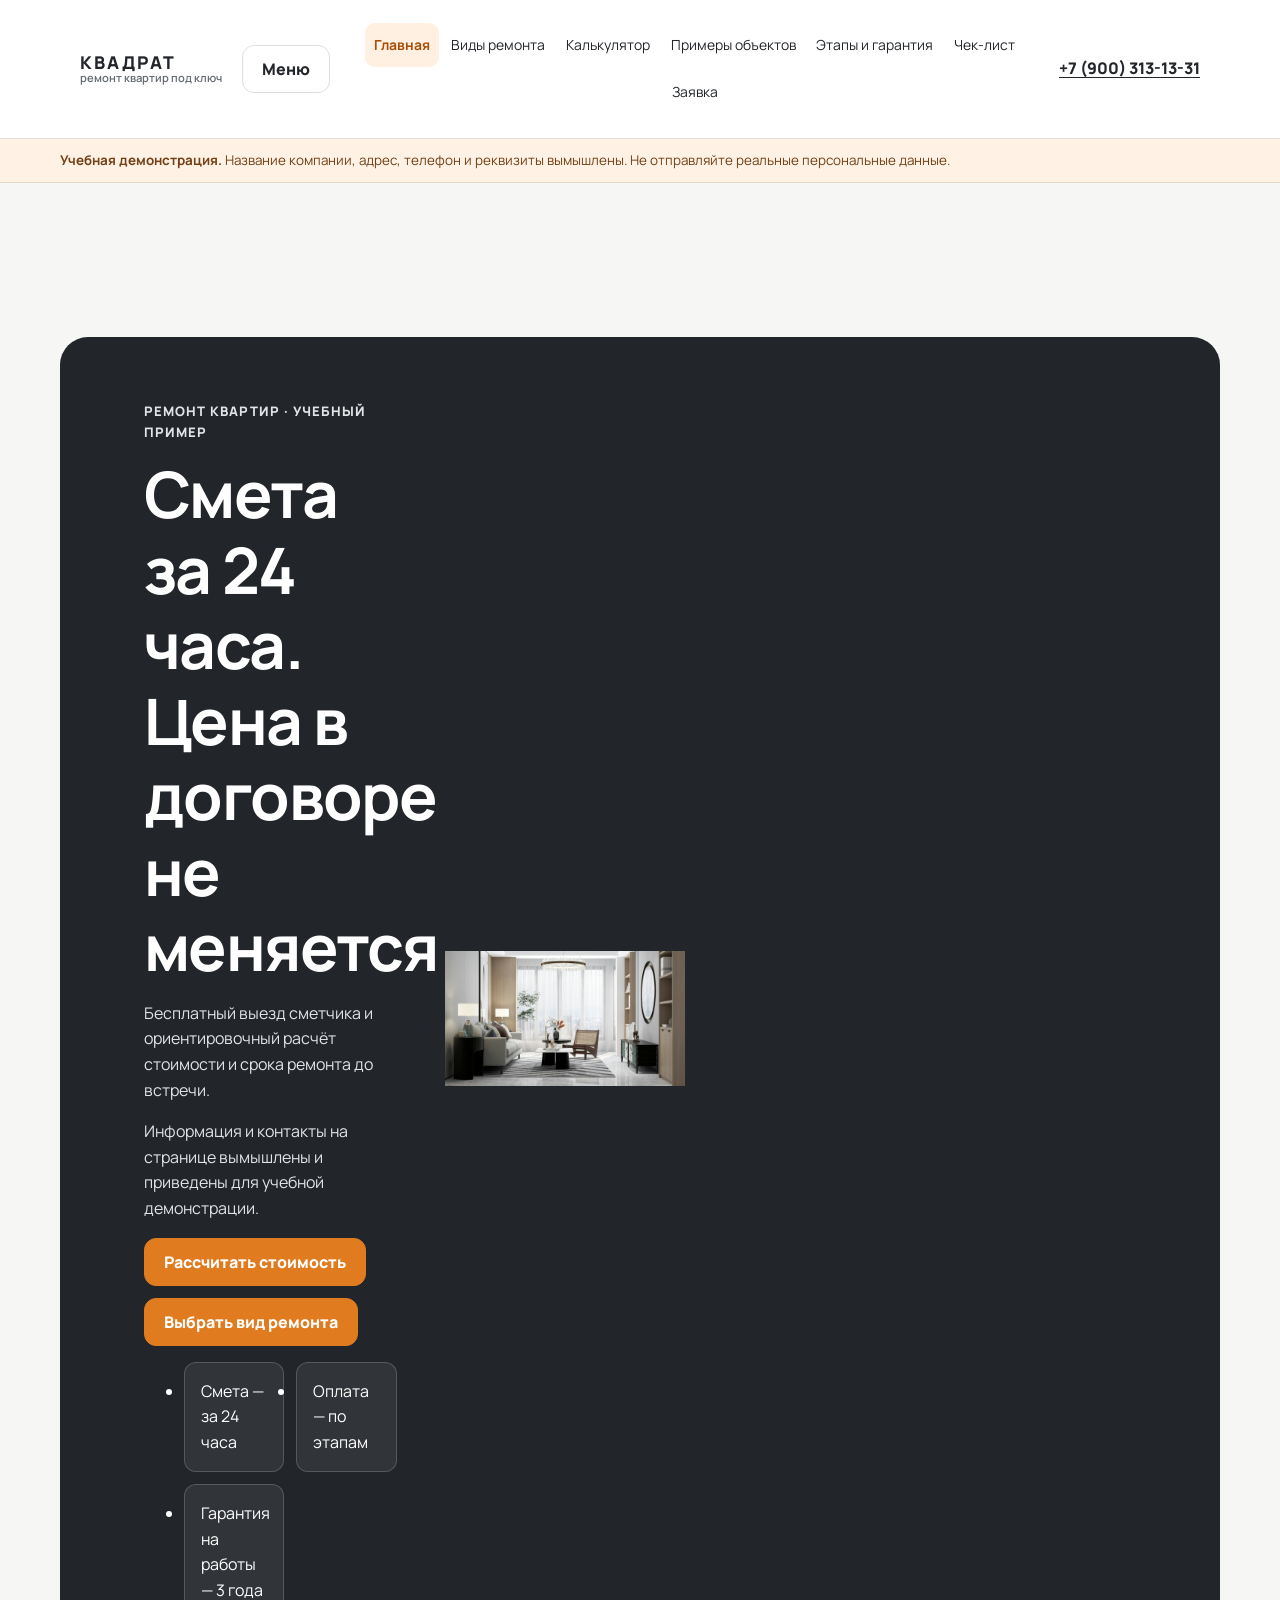
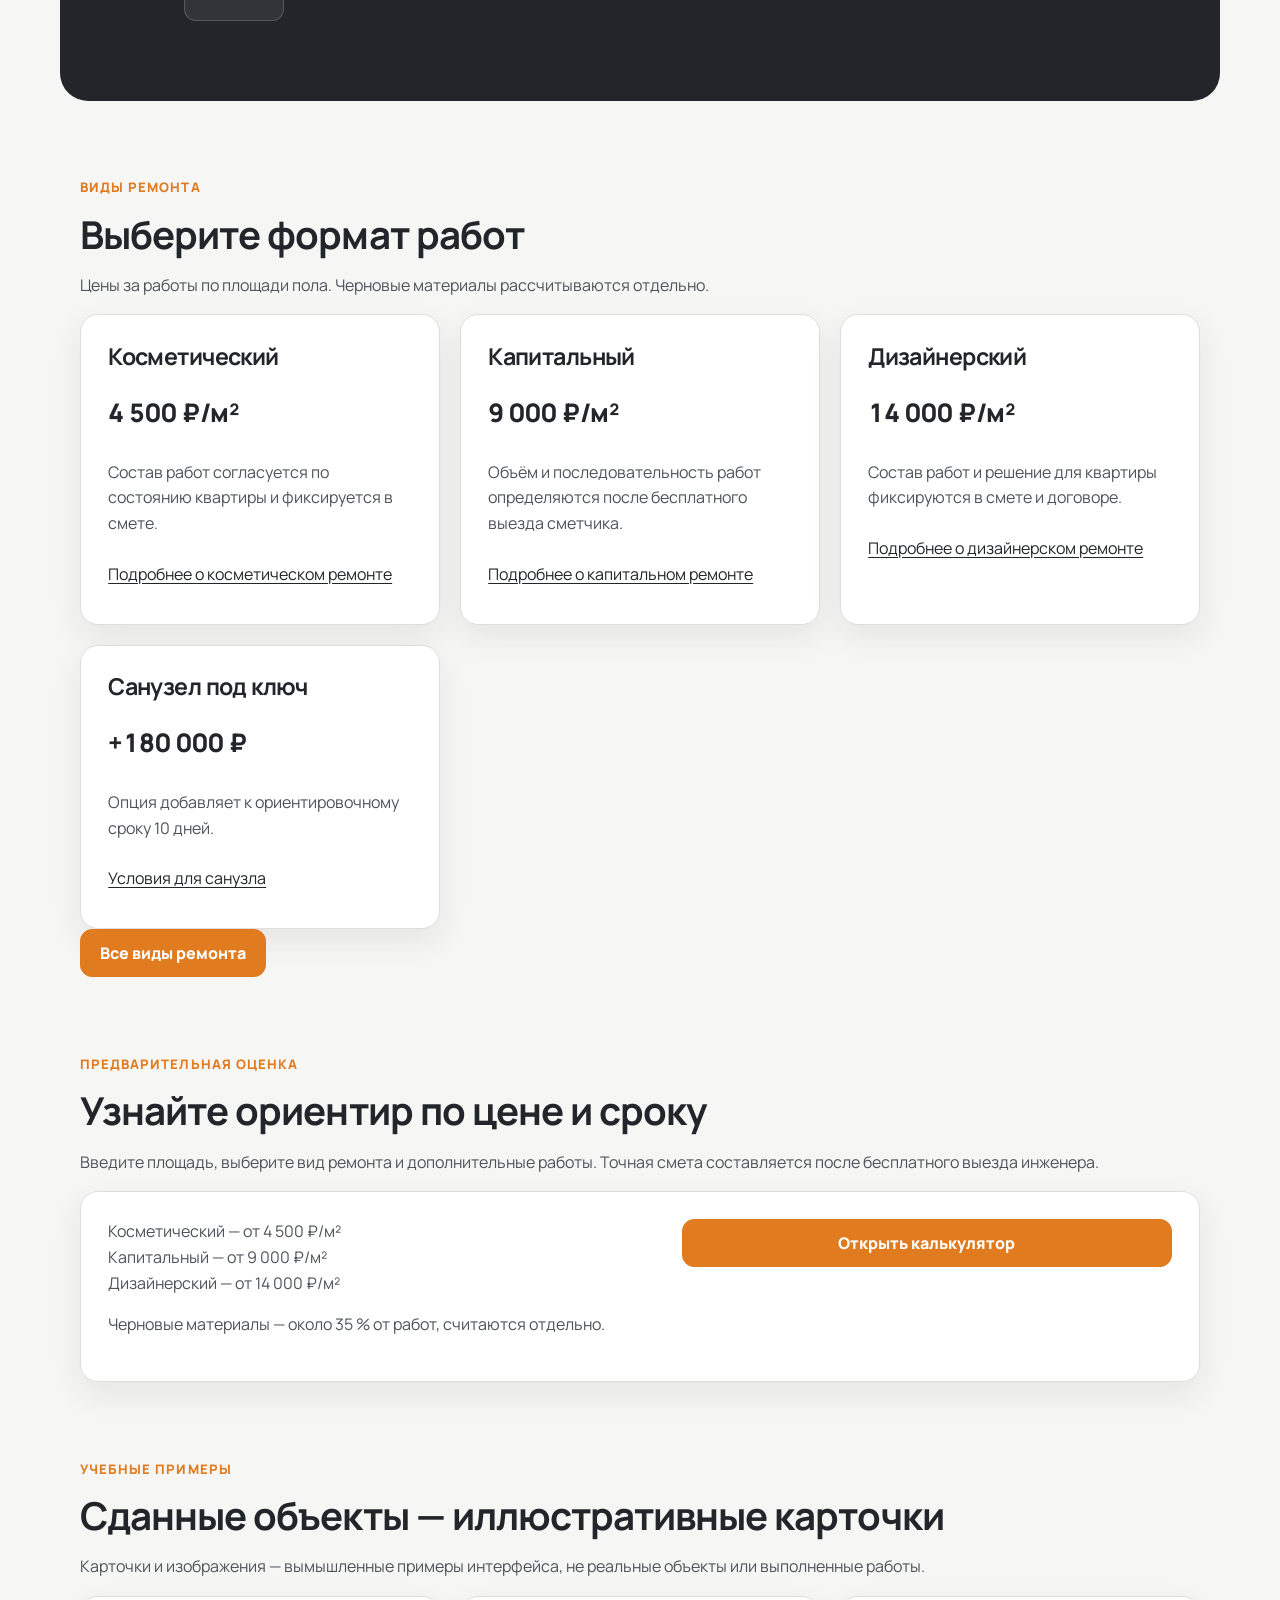
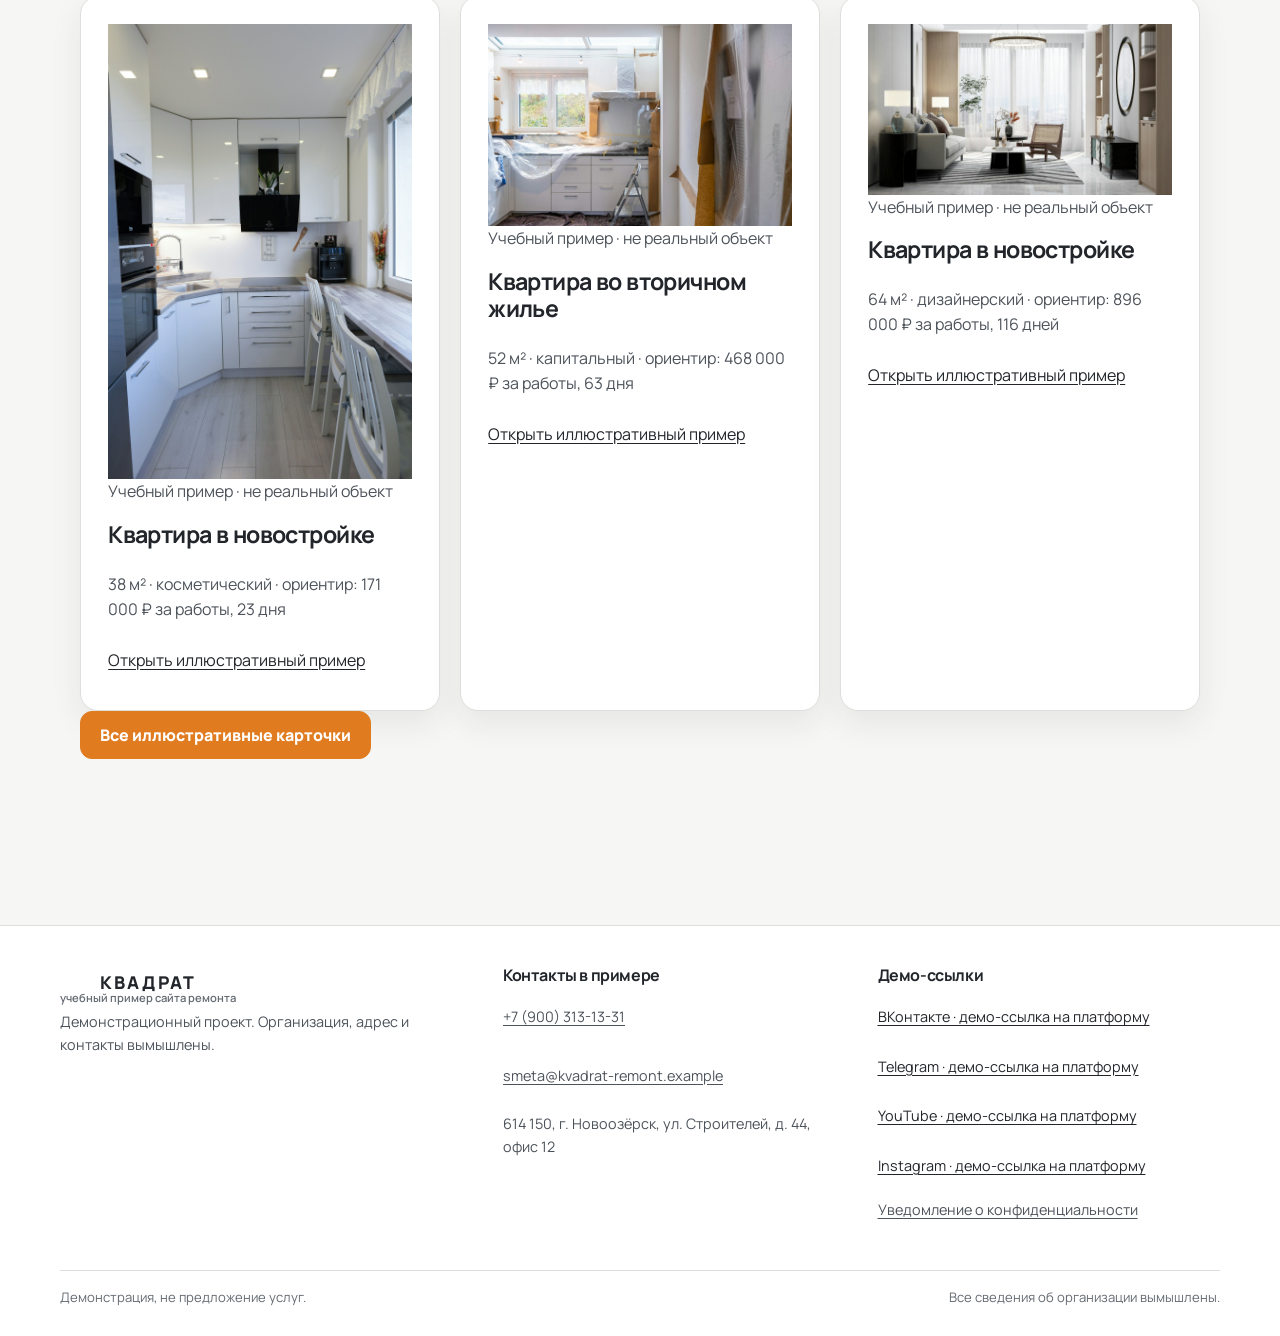
<file: index.html>
<!doctype html>
<html lang="ru"><head><meta charset="utf-8"><meta name="viewport" content="width=device-width, initial-scale=1"><title>Квадрат — ремонт квартир под ключ | Смета за 24 часа</title><meta name="description" content="Учебная демонстрация сайта ремонта: цены за м², предварительный калькулятор и иллюстративные примеры квартир. Организация вымышленная."><link rel="canonical" href="https://remont-kvadrat.vercel.app/"><meta property="og:type" content="website"><meta property="og:title" content="Квадрат — ремонт квартир под ключ | Смета за 24 часа"><meta property="og:description" content="Учебная демонстрация сайта ремонта: цены за м², предварительный калькулятор и иллюстративные примеры квартир. Организация вымышленная."><meta property="og:url" content="https://remont-kvadrat.vercel.app/"><meta property="og:image" content="https://remont-kvadrat.vercel.app/img/og-cover.jpg"><meta name="theme-color" content="#F6F6F4"><link rel="icon" type="image/svg+xml" href="/img/favicon.svg"><link rel="preconnect" href="https://fonts.googleapis.com"><link rel="preconnect" href="https://fonts.gstatic.com" crossorigin><link href="https://fonts.googleapis.com/css2?family=Manrope:wght@400;500;600;700;800&amp;display=swap" rel="stylesheet"><link rel="stylesheet" href="/css/styles.css"><script src="/js/analytics.js" data-measurement-id="G-Q7HG6F0JEZ" defer></script><script src="/js/site.js" defer></script></head><body><a class="skip-link" href="#main-content">Перейти к содержанию</a><header class="topbar"><div class="container header"><a class="brand" href="/" aria-label="Квадрат — на главную"><span class="brand-name">КВАДРАТ</span><span class="brand-caption">ремонт квартир под ключ</span></a><button class="menu-toggle button button-secondary" type="button" aria-expanded="false" aria-controls="primary-navigation" data-menu-toggle>Меню</button><nav class="navigation" id="primary-navigation" aria-label="Основная навигация"><a class="nav-link" href="/index.html" aria-current="page">Главная</a><a class="nav-link" href="/services.html">Виды ремонта</a><a class="nav-link" href="/calculator.html">Калькулятор</a><a class="nav-link" href="/portfolio.html">Примеры объектов</a><a class="nav-link" href="/stages.html">Этапы и гарантия</a><a class="nav-link" href="/checklist.html">Чек-лист</a><a class="nav-link" href="/contacts.html">Заявка</a></nav><a class="phone-link" href="tel:+79003131331" data-event="contact_click" data-contact-type="phone">+7 (900) 313-13-31</a></div></header><div class="demo-notice" role="note"><div class="container"><strong>Учебная демонстрация.</strong> Название компании, адрес, телефон и реквизиты вымышлены. Не отправляйте реальные персональные данные.</div></div><main id="main-content">
<section class="hero"><div class="container hero-grid"><div class="hero-copy"><p class="eyebrow">Ремонт квартир · учебный пример</p><h1>Смета за 24 часа. Цена в договоре не меняется</h1><p class="hero-lead">Бесплатный выезд сметчика и ориентировочный расчёт стоимости и срока ремонта до встречи.</p><p>Информация и контакты на странице вымышлены и приведены для учебной демонстрации.</p><div class="hero-actions"><a class="button button-primary" href="/calculator.html" data-event="cta_click" data-button-name="hero_estimate" data-page-section="hero">Рассчитать стоимость</a><a class="button button-secondary" href="/services.html">Выбрать вид ремонта</a></div><ul class="hero-facts"><li>Смета — за 24 часа</li><li>Оплата — по этапам</li><li>Гарантия на работы — 3 года</li></ul></div><div class="hero-visual"><img src="/img/bright-interior.jpg" alt="Иллюстративное изображение интерьера для учебного проекта"></div></div></section>
<section class="section" id="services"><div class="container"><p class="eyebrow">Виды ремонта</p><h2>Выберите формат работ</h2><p class="section-intro">Цены за работы по площади пола. Черновые материалы рассчитываются отдельно.</p><div class="grid service-grid">
<article class="card service-card"><h3>Косметический</h3><p class="price">4 500 ₽<span>/м²</span></p><p>Состав работ согласуется по состоянию квартиры и фиксируется в смете.</p><a class="text-link" href="/services.html#cosmetic" data-event="repair_type_select" data-repair-type="cosmetic">Подробнее о косметическом ремонте</a></article>
<article class="card service-card"><h3>Капитальный</h3><p class="price">9 000 ₽<span>/м²</span></p><p>Объём и последовательность работ определяются после бесплатного выезда сметчика.</p><a class="text-link" href="/services.html#capital" data-event="repair_type_select" data-repair-type="capital">Подробнее о капитальном ремонте</a></article>
<article class="card service-card"><h3>Дизайнерский</h3><p class="price">14 000 ₽<span>/м²</span></p><p>Состав работ и решение для квартиры фиксируются в смете и договоре.</p><a class="text-link" href="/services.html#designer" data-event="repair_type_select" data-repair-type="designer">Подробнее о дизайнерском ремонте</a></article>
<article class="card service-card"><h3>Санузел под ключ</h3><p class="price">+180 000 ₽</p><p>Опция добавляет к ориентировочному сроку 10 дней.</p><a class="text-link" href="/services.html#bathroom">Условия для санузла</a></article></div><div class="section-actions"><a class="button button-secondary" href="/services.html">Все виды ремонта</a></div></div></section>
<section class="section" id="calculator-teaser"><div class="container"><p class="eyebrow">Предварительная оценка</p><h2>Узнайте ориентир по цене и сроку</h2><p class="section-intro">Введите площадь, выберите вид ремонта и дополнительные работы. Точная смета составляется после бесплатного выезда инженера.</p><div class="card calculator-teaser"><div><p>Косметический — от 4 500 ₽/м²<br>Капитальный — от 9 000 ₽/м²<br>Дизайнерский — от 14 000 ₽/м²</p><p>Черновые материалы — около 35 % от работ, считаются отдельно.</p></div><a class="button button-primary" href="/calculator.html" data-event="cta_click" data-button-name="home_calculator" data-page-section="calculator_teaser">Открыть калькулятор</a></div></div></section>
<section class="section" id="examples"><div class="container"><p class="eyebrow">Учебные примеры</p><h2>Сданные объекты — иллюстративные карточки</h2><p class="section-intro">Карточки и изображения — вымышленные примеры интерфейса, не реальные объекты или выполненные работы.</p><div class="grid project-grid">
<article class="card project-card"><img src="/img/living-room.jpg" alt="Иллюстративное изображение квартиры, учебный пример"><div class="card-body"><p class="card-kicker">Учебный пример · не реальный объект</p><h3>Квартира в новостройке</h3><p>38 м² · косметический · ориентир: 171 000 ₽ за работы, 23 дня</p><a class="text-link" href="/portfolio.html#project-demo-01" data-event="project_view" data-project-id="demo-01" data-repair-type="cosmetic">Открыть иллюстративный пример</a></div></article>
<article class="card project-card"><img src="/img/renovation.jpg" alt="Иллюстративное изображение отделки, учебный пример"><div class="card-body"><p class="card-kicker">Учебный пример · не реальный объект</p><h3>Квартира во вторичном жилье</h3><p>52 м² · капитальный · ориентир: 468 000 ₽ за работы, 63 дня</p><a class="text-link" href="/portfolio.html#project-demo-02" data-event="project_view" data-project-id="demo-02" data-repair-type="capital">Открыть иллюстративный пример</a></div></article>
<article class="card project-card"><img src="/img/bright-interior.jpg" alt="Иллюстративное изображение интерьера, учебный пример"><div class="card-body"><p class="card-kicker">Учебный пример · не реальный объект</p><h3>Квартира в новостройке</h3><p>64 м² · дизайнерский · ориентир: 896 000 ₽ за работы, 116 дней</p><a class="text-link" href="/portfolio.html#project-demo-03" data-event="project_view" data-project-id="demo-03" data-repair-type="designer">Открыть иллюстративный пример</a></div></article></div><div class="section-actions"><a class="button button-secondary" href="/portfolio.html">Все иллюстративные карточки</a></div></div></section></main><footer class="footer"><div class="container footer-grid"><div><a class="brand brand-footer" href="/"><span class="brand-name">КВАДРАТ</span><span class="brand-caption">учебный пример сайта ремонта</span></a><p>Демонстрационный проект. Организация, адрес и контакты вымышлены.</p></div><div><h2 class="footer-heading">Контакты в примере</h2><p><a href="tel:+79003131331" data-event="contact_click" data-contact-type="phone">+7 (900) 313-13-31</a></p><p><a href="mailto:smeta@kvadrat-remont.example" data-event="contact_click" data-contact-type="email">smeta@kvadrat-remont.example</a></p><p>614 150, г. Новоозёрск, ул. Строителей, д. 44, офис 12</p></div><div><h2 class="footer-heading">Демо-ссылки</h2><ul class="footer-links"><li><a href="https://vk.com/" data-event="social_click" data-network="vk" data-page-section="footer">ВКонтакте · демо-ссылка на платформу</a></li><li><a href="https://t.me/" data-event="social_click" data-network="telegram" data-page-section="footer" data-messenger="telegram">Telegram · демо-ссылка на платформу</a></li><li><a href="https://www.youtube.com/" data-event="social_click" data-network="youtube" data-page-section="footer">YouTube · демо-ссылка на платформу</a></li><li><a href="https://www.instagram.com/" data-event="social_click" data-network="instagram" data-page-section="footer">Instagram · демо-ссылка на платформу</a></li></ul><p><a href="/privacy.html">Уведомление о конфиденциальности</a></p></div></div><div class="container footer-bottom"><span>Демонстрация, не предложение услуг.</span><span>Все сведения об организации вымышлены.</span></div></footer></body></html>
</file>
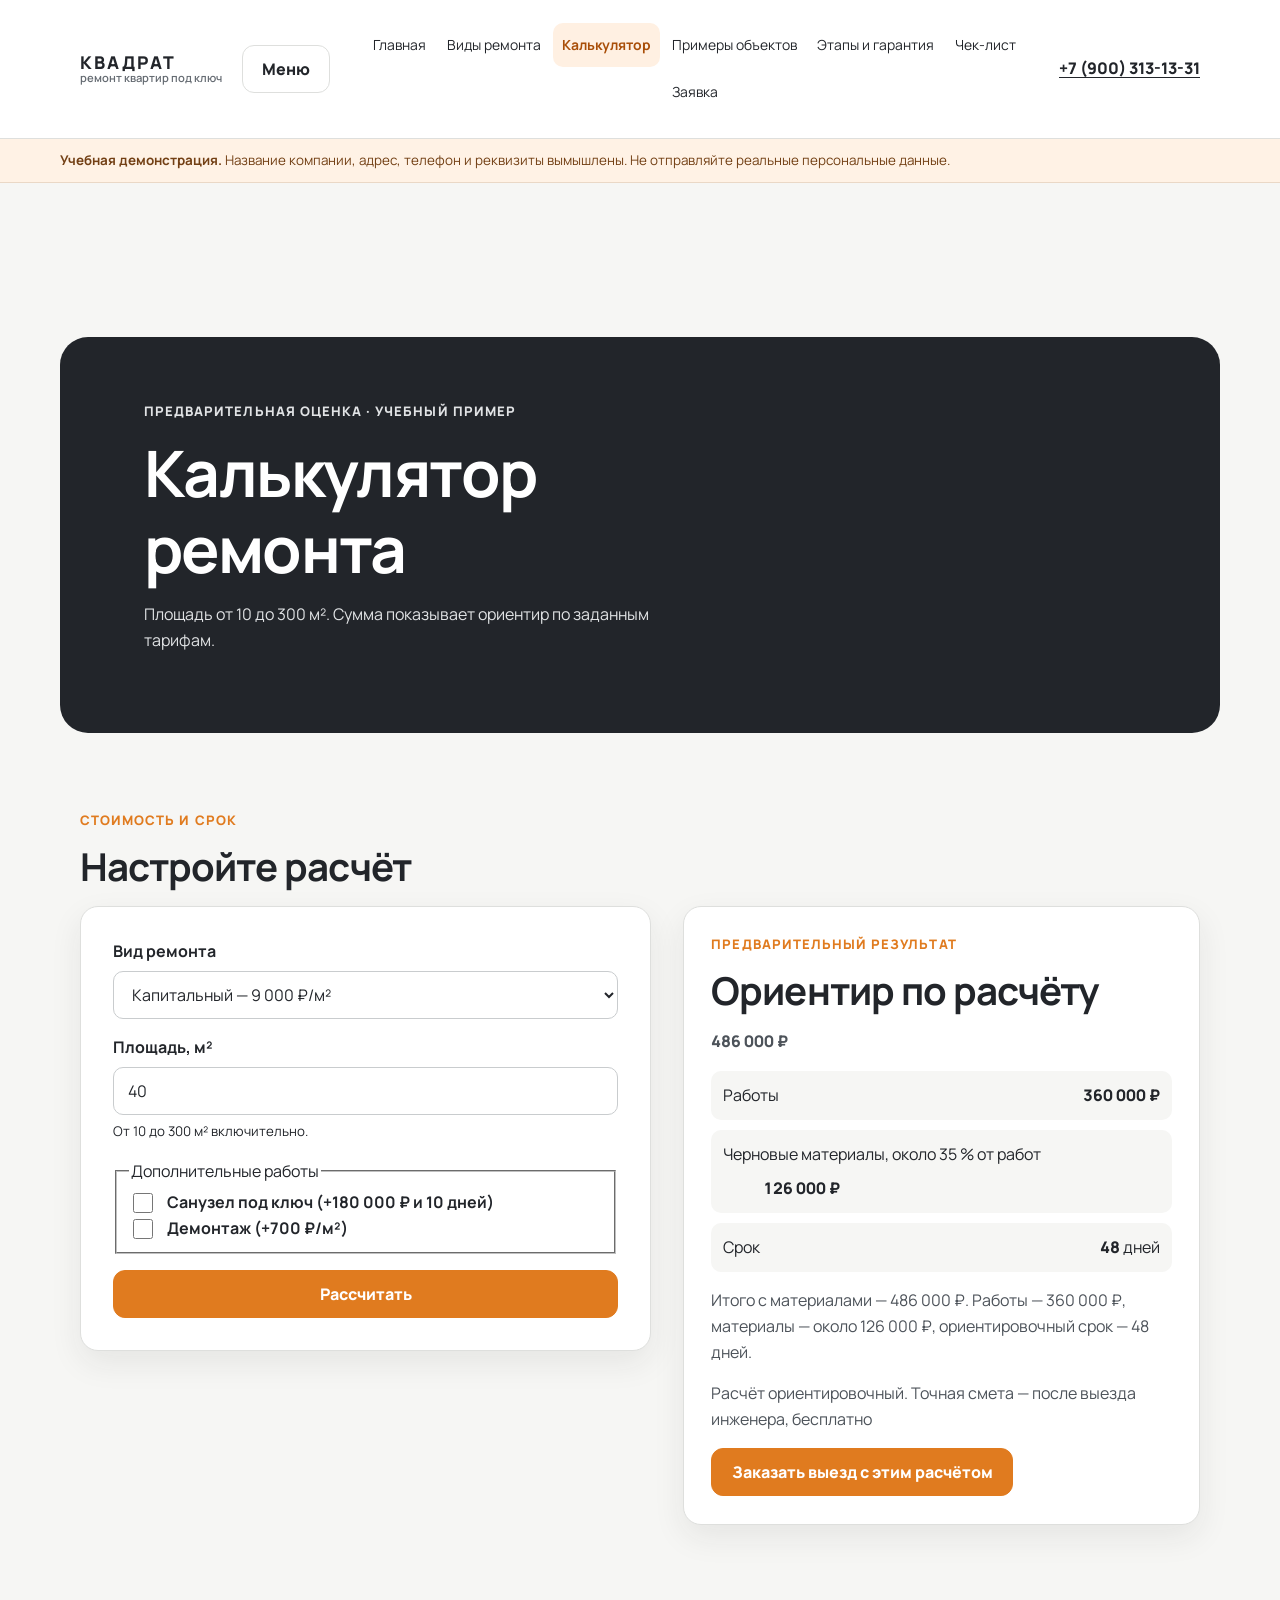
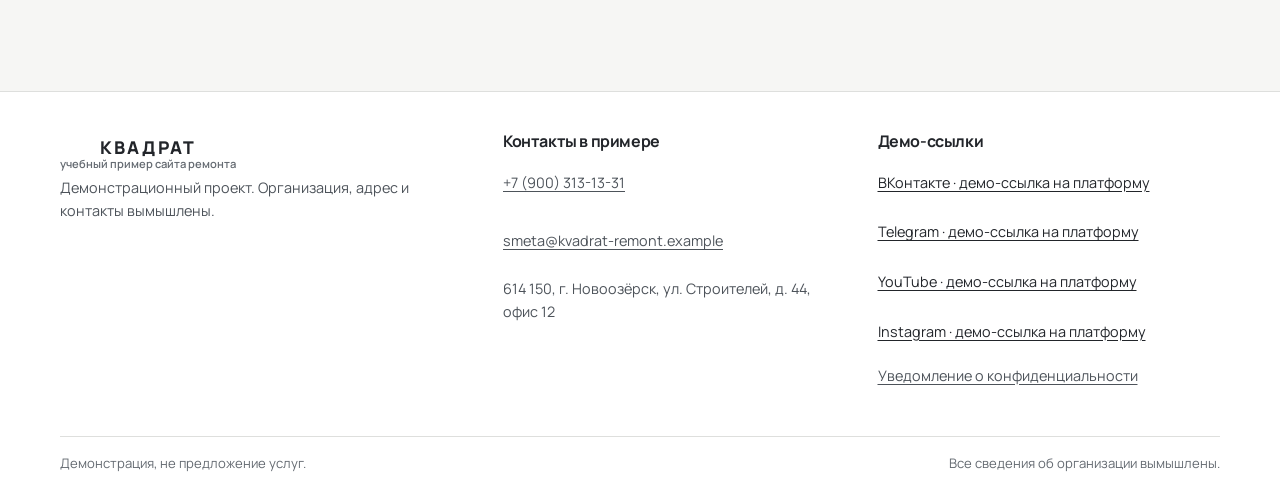
<file: calculator.html>
<!doctype html>
<html lang="ru"><head><meta charset="utf-8"><meta name="viewport" content="width=device-width, initial-scale=1"><title>Калькулятор стоимости и срока ремонта — Квадрат</title><meta name="description" content="Предварительный учебный расчёт стоимости работ, черновых материалов и срока по площади, виду ремонта, санузлу и демонтажу."><link rel="canonical" href="https://remont-kvadrat.vercel.app/calculator.html"><meta property="og:type" content="website"><meta property="og:title" content="Калькулятор стоимости и срока ремонта — Квадрат"><meta property="og:description" content="Предварительный учебный расчёт стоимости работ, черновых материалов и срока по площади, виду ремонта, санузлу и демонтажу."><meta property="og:url" content="https://remont-kvadrat.vercel.app/calculator.html"><meta property="og:image" content="https://remont-kvadrat.vercel.app/img/og-cover.jpg"><meta name="theme-color" content="#F6F6F4"><link rel="icon" type="image/svg+xml" href="/img/favicon.svg"><link rel="preconnect" href="https://fonts.googleapis.com"><link rel="preconnect" href="https://fonts.gstatic.com" crossorigin><link href="https://fonts.googleapis.com/css2?family=Manrope:wght@400;500;600;700;800&amp;display=swap" rel="stylesheet"><link rel="stylesheet" href="/css/styles.css"><script src="/js/analytics.js" data-measurement-id="G-Q7HG6F0JEZ" defer></script><script src="/js/site.js" defer></script><script src="/js/calculator.js" defer></script></head><body><a class="skip-link" href="#main-content">Перейти к содержанию</a><header class="topbar"><div class="container header"><a class="brand" href="/" aria-label="Квадрат — на главную"><span class="brand-name">КВАДРАТ</span><span class="brand-caption">ремонт квартир под ключ</span></a><button class="menu-toggle button button-secondary" type="button" aria-expanded="false" aria-controls="primary-navigation" data-menu-toggle>Меню</button><nav class="navigation" id="primary-navigation" aria-label="Основная навигация"><a class="nav-link" href="/index.html">Главная</a><a class="nav-link" href="/services.html">Виды ремонта</a><a class="nav-link" href="/calculator.html" aria-current="page">Калькулятор</a><a class="nav-link" href="/portfolio.html">Примеры объектов</a><a class="nav-link" href="/stages.html">Этапы и гарантия</a><a class="nav-link" href="/checklist.html">Чек-лист</a><a class="nav-link" href="/contacts.html">Заявка</a></nav><a class="phone-link" href="tel:+79003131331" data-event="contact_click" data-contact-type="phone">+7 (900) 313-13-31</a></div></header><div class="demo-notice" role="note"><div class="container"><strong>Учебная демонстрация.</strong> Название компании, адрес, телефон и реквизиты вымышлены. Не отправляйте реальные персональные данные.</div></div><main id="main-content"><section class="hero hero-compact"><div class="container"><p class="eyebrow">Предварительная оценка · учебный пример</p><h1>Калькулятор ремонта</h1><p class="hero-lead">Площадь от 10 до 300 м². Сумма показывает ориентир по заданным тарифам.</p></div></section>
<section class="section" id="calculator"><div class="container"><p class="eyebrow">Стоимость и срок</p><h2>Настройте расчёт</h2><div class="calculator-layout"><form class="card calculator-form" id="calculator-form" action="/contacts.html" method="get">
<div class="field"><label for="repair-type">Вид ремонта</label><select class="form-control" id="repair-type" name="repair_type" required data-event="repair_type_select"><option value="cosmetic">Косметический — 4 500 ₽/м²</option><option value="capital" selected>Капитальный — 9 000 ₽/м²</option><option value="designer">Дизайнерский — 14 000 ₽/м²</option></select></div>
<div class="field"><label for="area-m2">Площадь, м²</label><input class="form-control" id="area-m2" name="area_m2" type="number" min="10" max="300" step="any" value="40" required inputmode="decimal"><small>От 10 до 300 м² включительно.</small></div>
<fieldset class="option-list"><legend>Дополнительные работы</legend><label class="checkbox-label"><input type="checkbox" name="bathroom" value="true"><span>Санузел под ключ (+180 000 ₽ и 10 дней)</span></label><label class="checkbox-label"><input type="checkbox" name="demolition" value="true"><span>Демонтаж (+700 ₽/м²)</span></label></fieldset><button class="button button-primary" type="submit">Рассчитать</button></form>
<div class="card estimate-card" aria-live="polite" aria-atomic="true"><p class="eyebrow">Предварительный результат</p><h2>Ориентир по расчёту</h2><p class="estimate-total" id="estimate-result" data-result="total">— ₽</p><dl class="estimate-breakdown"><div><dt>Работы</dt><dd id="estimate-labor" data-result="work">— ₽</dd></div><div><dt>Черновые материалы, около 35 % от работ</dt><dd id="estimate-materials" data-result="materials">— ₽</dd></div><div><dt>Срок</dt><dd><span id="estimate-days" data-result="days">—</span> дней</dd></div></dl><p id="estimate-summary" class="estimate-summary">Выберите параметры и выполните расчёт.</p><p class="disclaimer">Расчёт ориентировочный. Точная смета — после выезда инженера, бесплатно</p><a class="button button-primary" href="/contacts.html" data-estimate-cta data-calc-transfer data-event="cta_click" data-button-name="calculator_lead" data-page-section="calculator">Заказать выезд с этим расчётом</a></div></div></div></section></main><footer class="footer"><div class="container footer-grid"><div><a class="brand brand-footer" href="/"><span class="brand-name">КВАДРАТ</span><span class="brand-caption">учебный пример сайта ремонта</span></a><p>Демонстрационный проект. Организация, адрес и контакты вымышлены.</p></div><div><h2 class="footer-heading">Контакты в примере</h2><p><a href="tel:+79003131331" data-event="contact_click" data-contact-type="phone">+7 (900) 313-13-31</a></p><p><a href="mailto:smeta@kvadrat-remont.example" data-event="contact_click" data-contact-type="email">smeta@kvadrat-remont.example</a></p><p>614 150, г. Новоозёрск, ул. Строителей, д. 44, офис 12</p></div><div><h2 class="footer-heading">Демо-ссылки</h2><ul class="footer-links"><li><a href="https://vk.com/" data-event="social_click" data-network="vk" data-page-section="footer">ВКонтакте · демо-ссылка на платформу</a></li><li><a href="https://t.me/" data-event="social_click" data-network="telegram" data-page-section="footer" data-messenger="telegram">Telegram · демо-ссылка на платформу</a></li><li><a href="https://www.youtube.com/" data-event="social_click" data-network="youtube" data-page-section="footer">YouTube · демо-ссылка на платформу</a></li><li><a href="https://www.instagram.com/" data-event="social_click" data-network="instagram" data-page-section="footer">Instagram · демо-ссылка на платформу</a></li></ul><p><a href="/privacy.html">Уведомление о конфиденциальности</a></p></div></div><div class="container footer-bottom"><span>Демонстрация, не предложение услуг.</span><span>Все сведения об организации вымышлены.</span></div></footer></body></html>
</file>
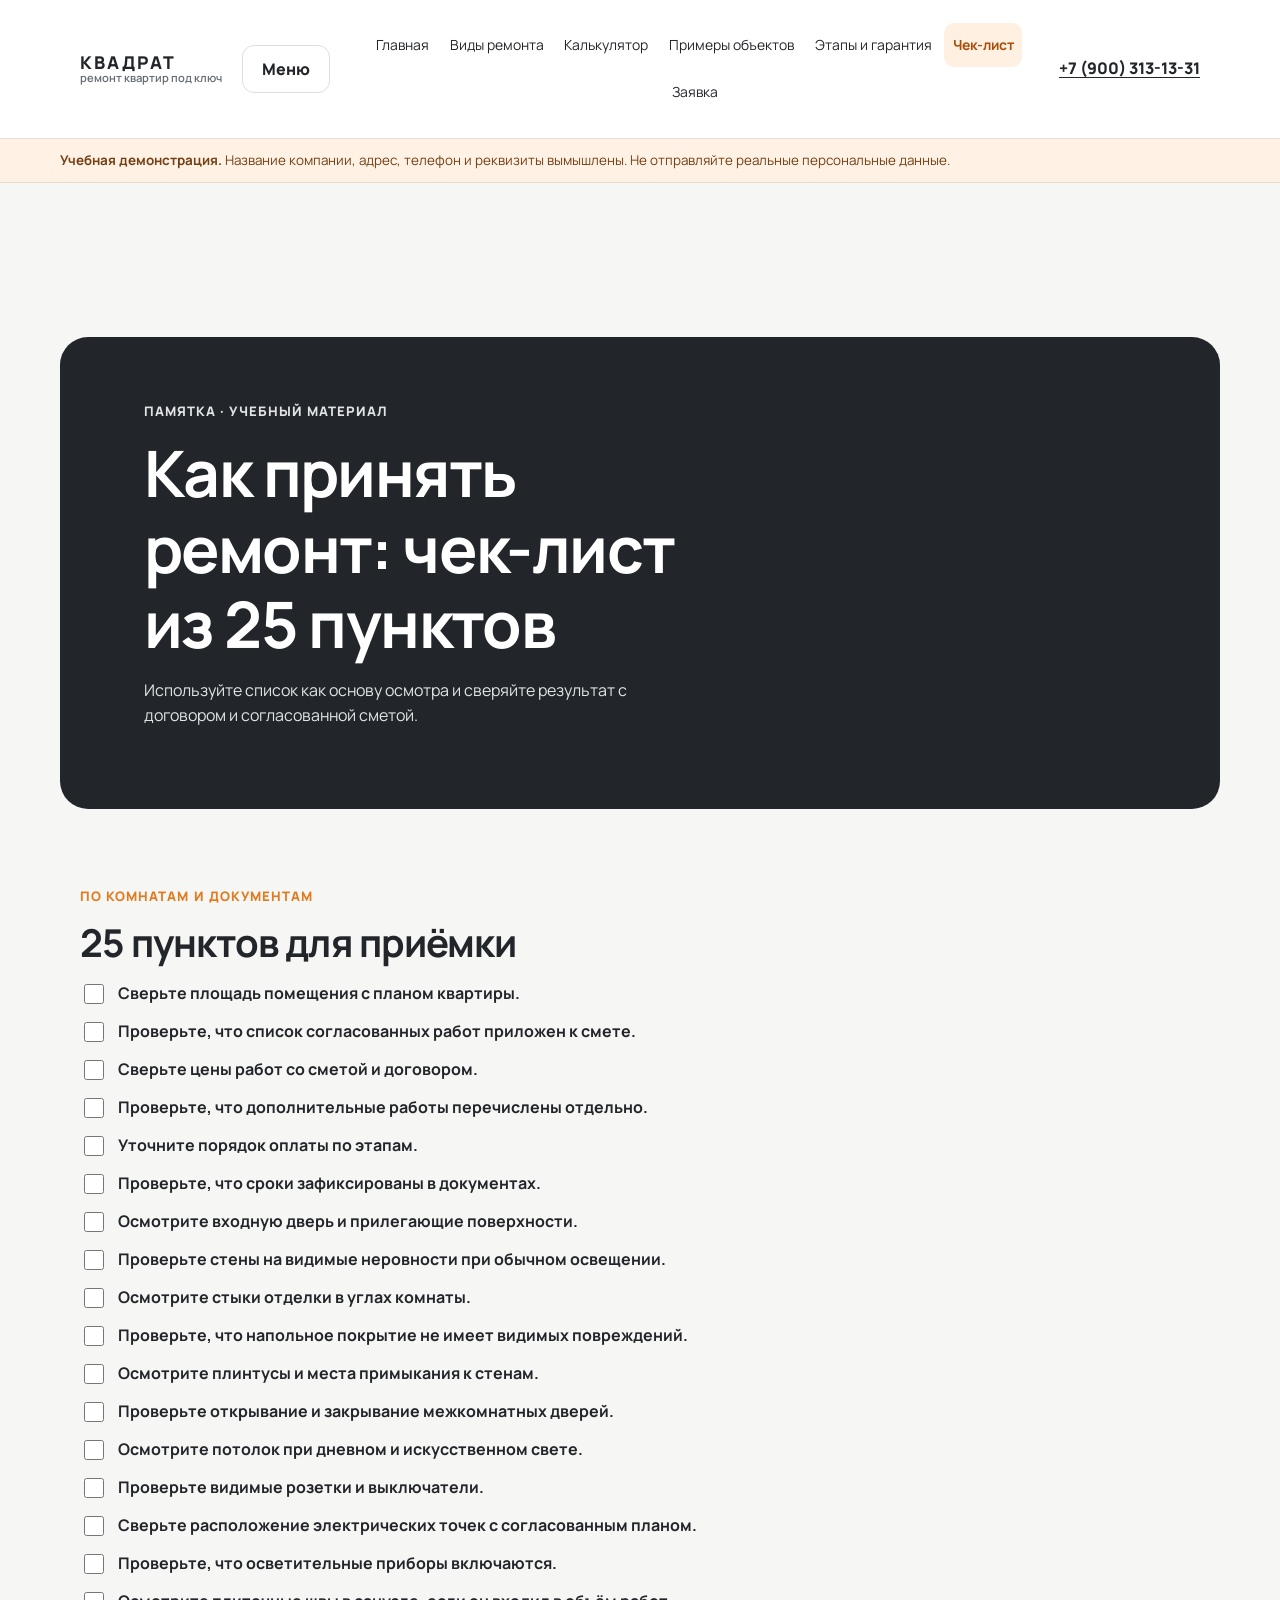
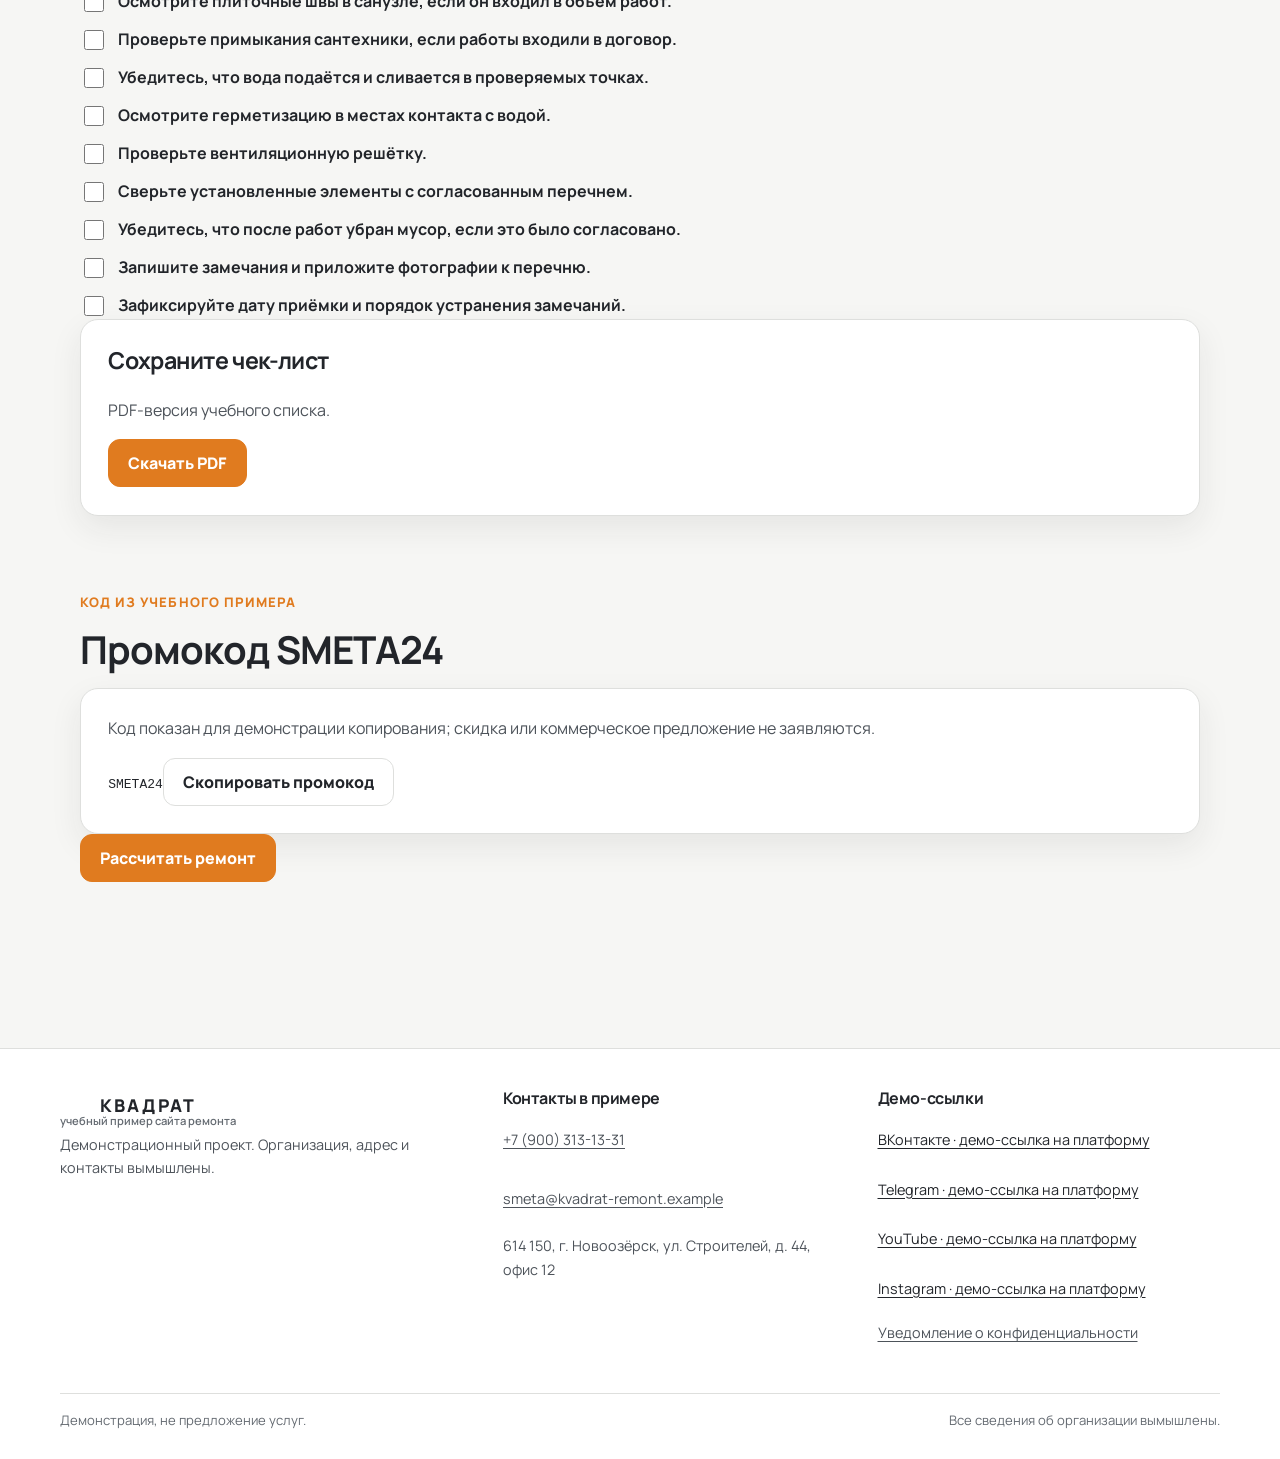
<file: checklist.html>
<!doctype html><html lang="ru"><head><meta charset="utf-8"><meta name="viewport" content="width=device-width, initial-scale=1"><title>Чек-лист приёмки ремонта: 25 пунктов — Квадрат</title><meta name="description" content="Учебный чек-лист из 25 пунктов, PDF для скачивания и код SMETA24 для демонстрации копирования."><link rel="canonical" href="https://remont-kvadrat.vercel.app/checklist.html"><meta property="og:type" content="website"><meta property="og:title" content="Чек-лист приёмки ремонта: 25 пунктов — Квадрат"><meta property="og:description" content="Учебный чек-лист из 25 пунктов, PDF для скачивания и код SMETA24 для демонстрации копирования."><meta property="og:url" content="https://remont-kvadrat.vercel.app/checklist.html"><meta property="og:image" content="https://remont-kvadrat.vercel.app/img/og-cover.jpg"><meta name="theme-color" content="#F6F6F4"><link rel="icon" type="image/svg+xml" href="/img/favicon.svg"><link rel="preconnect" href="https://fonts.googleapis.com"><link rel="preconnect" href="https://fonts.gstatic.com" crossorigin><link href="https://fonts.googleapis.com/css2?family=Manrope:wght@400;500;600;700;800&amp;display=swap" rel="stylesheet"><link rel="stylesheet" href="/css/styles.css"><script src="/js/analytics.js" data-measurement-id="G-Q7HG6F0JEZ" defer></script><script src="/js/site.js" defer></script></head><body><a class="skip-link" href="#main-content">Перейти к содержанию</a><header class="topbar"><div class="container header"><a class="brand" href="/" aria-label="Квадрат — на главную"><span class="brand-name">КВАДРАТ</span><span class="brand-caption">ремонт квартир под ключ</span></a><button class="menu-toggle button button-secondary" type="button" aria-expanded="false" aria-controls="primary-navigation" data-menu-toggle>Меню</button><nav class="navigation" id="primary-navigation" aria-label="Основная навигация"><a class="nav-link" href="/index.html">Главная</a><a class="nav-link" href="/services.html">Виды ремонта</a><a class="nav-link" href="/calculator.html">Калькулятор</a><a class="nav-link" href="/portfolio.html">Примеры объектов</a><a class="nav-link" href="/stages.html">Этапы и гарантия</a><a class="nav-link" href="/checklist.html" aria-current="page">Чек-лист</a><a class="nav-link" href="/contacts.html">Заявка</a></nav><a class="phone-link" href="tel:+79003131331" data-event="contact_click" data-contact-type="phone">+7 (900) 313-13-31</a></div></header><div class="demo-notice" role="note"><div class="container"><strong>Учебная демонстрация.</strong> Название компании, адрес, телефон и реквизиты вымышлены. Не отправляйте реальные персональные данные.</div></div><main id="main-content"><section class="hero hero-compact"><div class="container"><p class="eyebrow">Памятка · учебный материал</p><h1>Как принять ремонт: чек-лист из 25 пунктов</h1><p class="hero-lead">Используйте список как основу осмотра и сверяйте результат с договором и согласованной сметой.</p></div></section><section class="section" id="checklist"><div class="container"><p class="eyebrow">По комнатам и документам</p><h2>25 пунктов для приёмки</h2><ol class="checklist-list"><li class="checklist-item"><label><input type="checkbox"><span>Сверьте площадь помещения с планом квартиры.</span></label></li><li class="checklist-item"><label><input type="checkbox"><span>Проверьте, что список согласованных работ приложен к смете.</span></label></li><li class="checklist-item"><label><input type="checkbox"><span>Сверьте цены работ со сметой и договором.</span></label></li><li class="checklist-item"><label><input type="checkbox"><span>Проверьте, что дополнительные работы перечислены отдельно.</span></label></li><li class="checklist-item"><label><input type="checkbox"><span>Уточните порядок оплаты по этапам.</span></label></li><li class="checklist-item"><label><input type="checkbox"><span>Проверьте, что сроки зафиксированы в документах.</span></label></li><li class="checklist-item"><label><input type="checkbox"><span>Осмотрите входную дверь и прилегающие поверхности.</span></label></li><li class="checklist-item"><label><input type="checkbox"><span>Проверьте стены на видимые неровности при обычном освещении.</span></label></li><li class="checklist-item"><label><input type="checkbox"><span>Осмотрите стыки отделки в углах комнаты.</span></label></li><li class="checklist-item"><label><input type="checkbox"><span>Проверьте, что напольное покрытие не имеет видимых повреждений.</span></label></li><li class="checklist-item"><label><input type="checkbox"><span>Осмотрите плинтусы и места примыкания к стенам.</span></label></li><li class="checklist-item"><label><input type="checkbox"><span>Проверьте открывание и закрывание межкомнатных дверей.</span></label></li><li class="checklist-item"><label><input type="checkbox"><span>Осмотрите потолок при дневном и искусственном свете.</span></label></li><li class="checklist-item"><label><input type="checkbox"><span>Проверьте видимые розетки и выключатели.</span></label></li><li class="checklist-item"><label><input type="checkbox"><span>Сверьте расположение электрических точек с согласованным планом.</span></label></li><li class="checklist-item"><label><input type="checkbox"><span>Проверьте, что осветительные приборы включаются.</span></label></li><li class="checklist-item"><label><input type="checkbox"><span>Осмотрите плиточные швы в санузле, если он входил в объём работ.</span></label></li><li class="checklist-item"><label><input type="checkbox"><span>Проверьте примыкания сантехники, если работы входили в договор.</span></label></li><li class="checklist-item"><label><input type="checkbox"><span>Убедитесь, что вода подаётся и сливается в проверяемых точках.</span></label></li><li class="checklist-item"><label><input type="checkbox"><span>Осмотрите герметизацию в местах контакта с водой.</span></label></li><li class="checklist-item"><label><input type="checkbox"><span>Проверьте вентиляционную решётку.</span></label></li><li class="checklist-item"><label><input type="checkbox"><span>Сверьте установленные элементы с согласованным перечнем.</span></label></li><li class="checklist-item"><label><input type="checkbox"><span>Убедитесь, что после работ убран мусор, если это было согласовано.</span></label></li><li class="checklist-item"><label><input type="checkbox"><span>Запишите замечания и приложите фотографии к перечню.</span></label></li><li class="checklist-item"><label><input type="checkbox"><span>Зафиксируйте дату приёмки и порядок устранения замечаний.</span></label></li></ol><div class="checklist-download card"><div><h3>Сохраните чек-лист</h3><p>PDF-версия учебного списка.</p></div><a class="button button-secondary" href="/files/checklist-25.pdf" download data-event="file_download" data-file-name="checklist-25.pdf">Скачать PDF</a></div></div></section>
<section class="section" id="promo"><div class="container"><p class="eyebrow">Код из учебного примера</p><h2>Промокод SMETA24</h2><div class="card promo-card"><p>Код показан для демонстрации копирования; скидка или коммерческое предложение не заявляются.</p><code class="promo-code" data-promo-code>SMETA24</code><button class="button button-secondary" type="button" data-copy-promo="SMETA24" data-promo-copy data-event="promo_copy">Скопировать промокод</button><span class="copy-status" data-copy-status role="status" aria-live="polite"></span></div><div class="section-actions"><a class="button button-primary" href="/calculator.html" data-event="cta_click" data-button-name="checklist_calculator" data-page-section="checklist">Рассчитать ремонт</a></div></div></section></main><footer class="footer"><div class="container footer-grid"><div><a class="brand brand-footer" href="/"><span class="brand-name">КВАДРАТ</span><span class="brand-caption">учебный пример сайта ремонта</span></a><p>Демонстрационный проект. Организация, адрес и контакты вымышлены.</p></div><div><h2 class="footer-heading">Контакты в примере</h2><p><a href="tel:+79003131331" data-event="contact_click" data-contact-type="phone">+7 (900) 313-13-31</a></p><p><a href="mailto:smeta@kvadrat-remont.example" data-event="contact_click" data-contact-type="email">smeta@kvadrat-remont.example</a></p><p>614 150, г. Новоозёрск, ул. Строителей, д. 44, офис 12</p></div><div><h2 class="footer-heading">Демо-ссылки</h2><ul class="footer-links"><li><a href="https://vk.com/" data-event="social_click" data-network="vk" data-page-section="footer">ВКонтакте · демо-ссылка на платформу</a></li><li><a href="https://t.me/" data-event="social_click" data-network="telegram" data-page-section="footer" data-messenger="telegram">Telegram · демо-ссылка на платформу</a></li><li><a href="https://www.youtube.com/" data-event="social_click" data-network="youtube" data-page-section="footer">YouTube · демо-ссылка на платформу</a></li><li><a href="https://www.instagram.com/" data-event="social_click" data-network="instagram" data-page-section="footer">Instagram · демо-ссылка на платформу</a></li></ul><p><a href="/privacy.html">Уведомление о конфиденциальности</a></p></div></div><div class="container footer-bottom"><span>Демонстрация, не предложение услуг.</span><span>Все сведения об организации вымышлены.</span></div></footer></body></html>
</file>
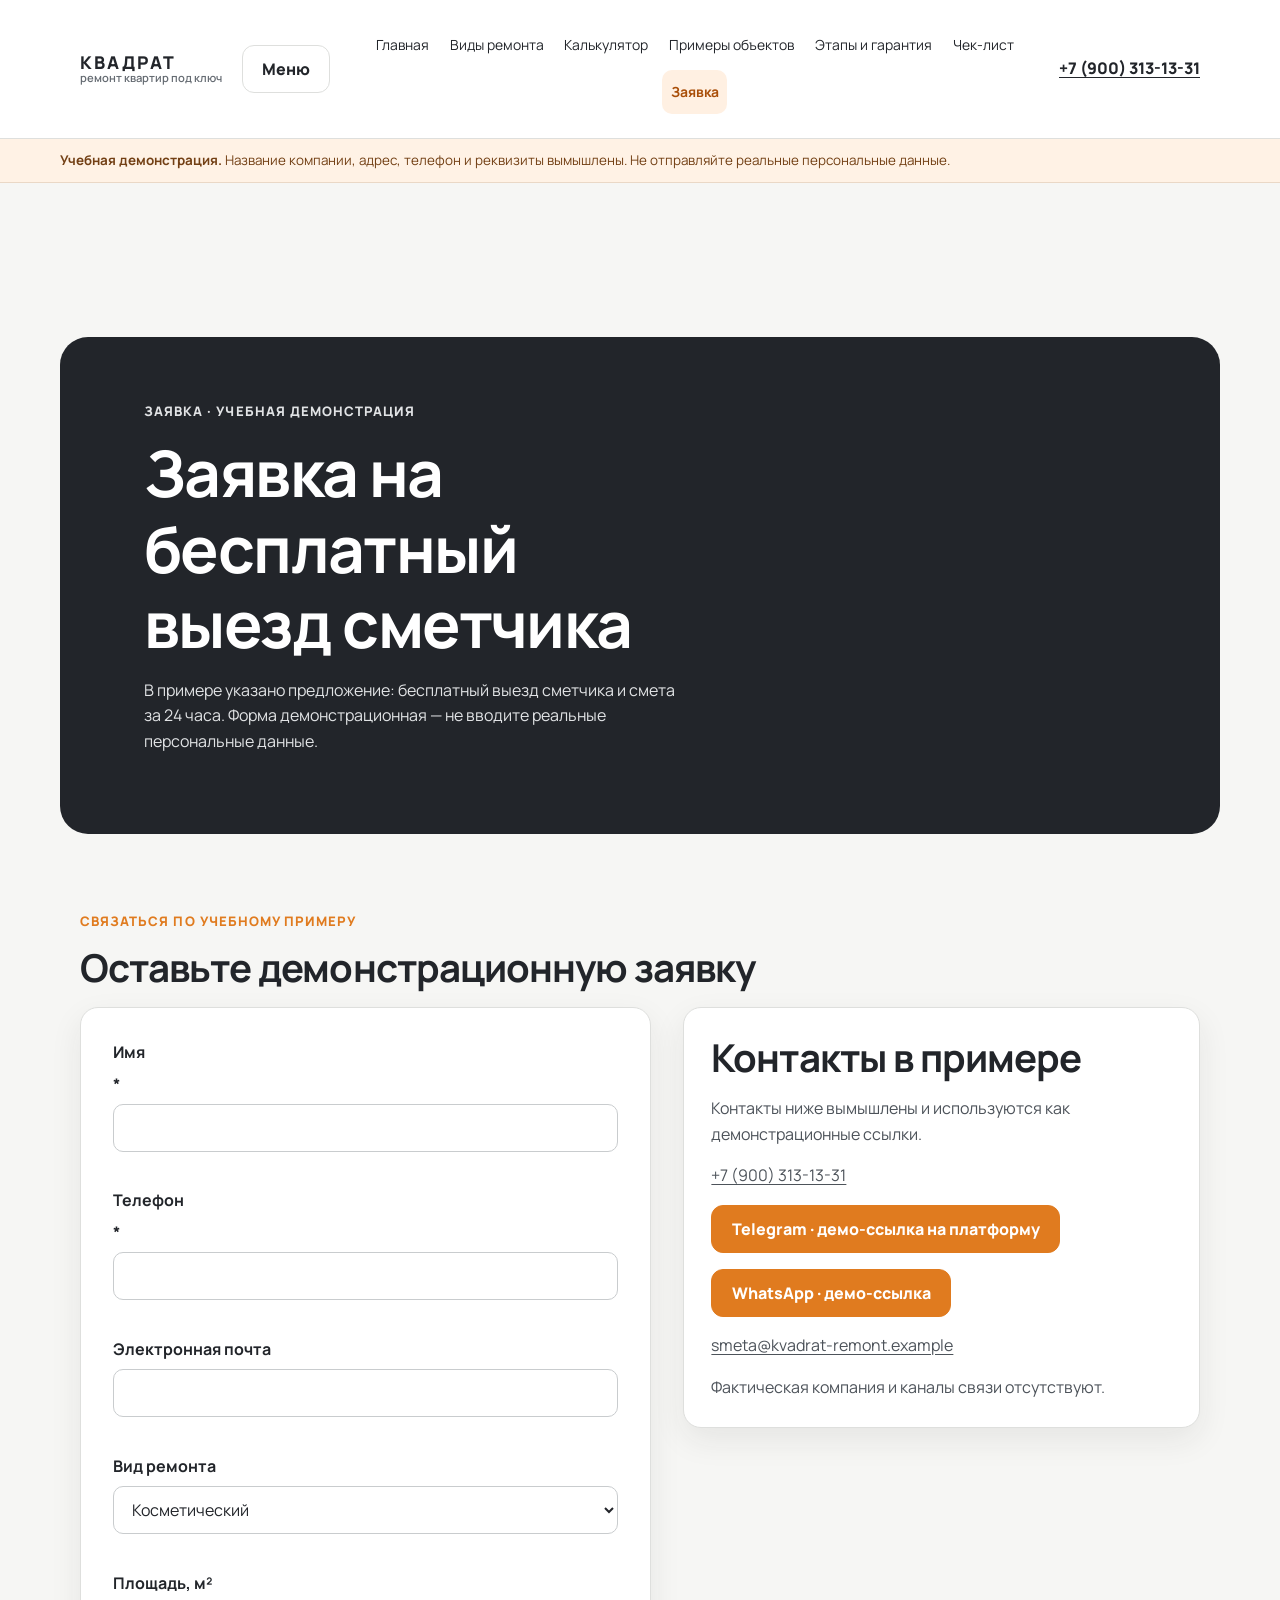
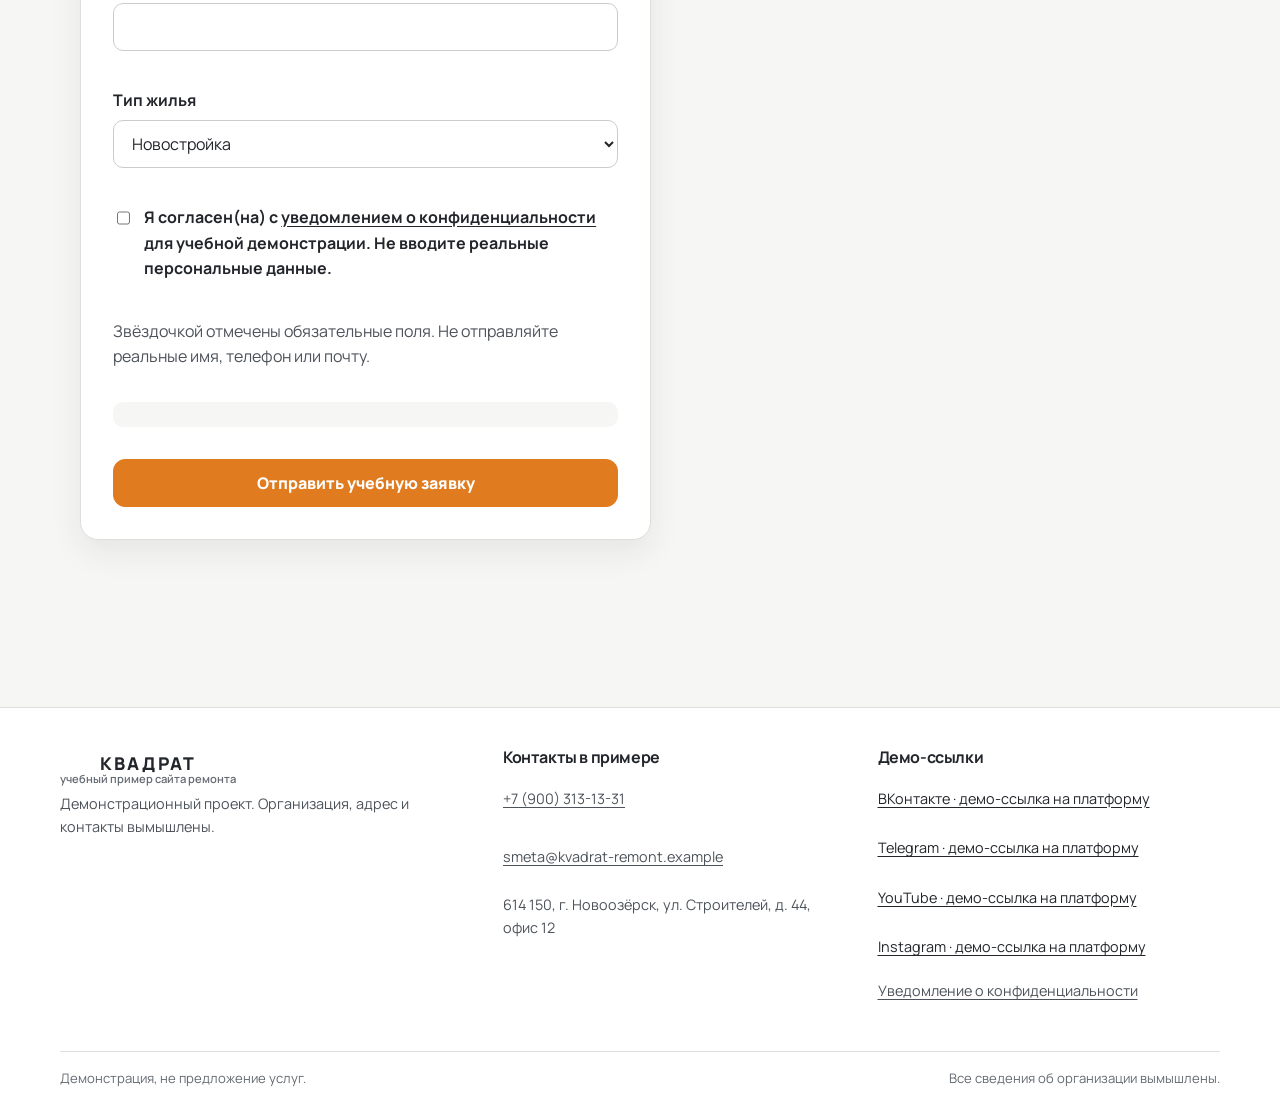
<file: contacts.html>
<!doctype html><html lang="ru"><head><meta charset="utf-8"><meta name="viewport" content="width=device-width, initial-scale=1"><title>Заявка на выезд сметчика — Квадрат | Демо-форма</title><meta name="description" content="Демонстрационная форма заявки с видом ремонта, площадью, типом жилья и согласием. Не вводите реальные персональные данные."><link rel="canonical" href="https://remont-kvadrat.vercel.app/contacts.html"><meta property="og:type" content="website"><meta property="og:title" content="Заявка на выезд сметчика — Квадрат | Демо-форма"><meta property="og:description" content="Демонстрационная форма заявки с видом ремонта, площадью, типом жилья и согласием. Не вводите реальные персональные данные."><meta property="og:url" content="https://remont-kvadrat.vercel.app/contacts.html"><meta property="og:image" content="https://remont-kvadrat.vercel.app/img/og-cover.jpg"><meta name="theme-color" content="#F6F6F4"><link rel="icon" type="image/svg+xml" href="/img/favicon.svg"><link rel="preconnect" href="https://fonts.googleapis.com"><link rel="preconnect" href="https://fonts.gstatic.com" crossorigin><link href="https://fonts.googleapis.com/css2?family=Manrope:wght@400;500;600;700;800&amp;display=swap" rel="stylesheet"><link rel="stylesheet" href="/css/styles.css"><script src="/js/analytics.js" data-measurement-id="G-Q7HG6F0JEZ" defer></script><script src="/js/site.js" defer></script><script src="/js/form.js" defer></script></head><body><a class="skip-link" href="#main-content">Перейти к содержанию</a><header class="topbar"><div class="container header"><a class="brand" href="/" aria-label="Квадрат — на главную"><span class="brand-name">КВАДРАТ</span><span class="brand-caption">ремонт квартир под ключ</span></a><button class="menu-toggle button button-secondary" type="button" aria-expanded="false" aria-controls="primary-navigation" data-menu-toggle>Меню</button><nav class="navigation" id="primary-navigation" aria-label="Основная навигация"><a class="nav-link" href="/index.html">Главная</a><a class="nav-link" href="/services.html">Виды ремонта</a><a class="nav-link" href="/calculator.html">Калькулятор</a><a class="nav-link" href="/portfolio.html">Примеры объектов</a><a class="nav-link" href="/stages.html">Этапы и гарантия</a><a class="nav-link" href="/checklist.html">Чек-лист</a><a class="nav-link" href="/contacts.html" aria-current="page">Заявка</a></nav><a class="phone-link" href="tel:+79003131331" data-event="contact_click" data-contact-type="phone">+7 (900) 313-13-31</a></div></header><div class="demo-notice" role="note"><div class="container"><strong>Учебная демонстрация.</strong> Название компании, адрес, телефон и реквизиты вымышлены. Не отправляйте реальные персональные данные.</div></div><main id="main-content"><section class="hero hero-compact"><div class="container"><p class="eyebrow">Заявка · учебная демонстрация</p><h1>Заявка на бесплатный выезд сметчика</h1><p class="hero-lead">В примере указано предложение: бесплатный выезд сметчика и смета за 24 часа. Форма демонстрационная — не вводите реальные персональные данные.</p></div></section>
<section class="section" id="lead"><div class="container"><p class="eyebrow">Связаться по учебному примеру</p><h2>Оставьте демонстрационную заявку</h2><div class="contact-layout"><form class="card lead-form" id="lead-form" action="/thanks.html" method="post" data-endpoint="https://script.google.com/macros/s/AKfycbx9kdJWR5yF7XCIO-3mUfLXIDSOYbVw_Gk0EpOJMCxY_9AooFwW5IWzbocAOFwbOjND/exec" novalidate>
<div class="field"><label for="lead-name">Имя <span aria-hidden="true">*</span></label><input class="form-control" id="lead-name" name="name" type="text" autocomplete="name" required aria-describedby="name-error"><p class="field-error" id="name-error" data-error-for="name" aria-live="polite"></p></div>
<div class="field"><label for="lead-phone">Телефон <span aria-hidden="true">*</span></label><input class="form-control" id="lead-phone" name="phone" type="tel" autocomplete="tel" required inputmode="tel" aria-describedby="phone-error"><p class="field-error" id="phone-error" data-error-for="phone" aria-live="polite"></p></div>
<div class="field"><label for="lead-email">Электронная почта</label><input class="form-control" id="lead-email" name="email" type="email" autocomplete="email" aria-describedby="email-error"><p class="field-error" id="email-error" data-error-for="email" aria-live="polite"></p></div>
<div class="field"><label for="lead-repair-type">Вид ремонта</label><select class="form-control" id="lead-repair-type" name="repair_type" required><option value="cosmetic">Косметический</option><option value="capital">Капитальный</option><option value="designer">Дизайнерский</option><option value="bathroom">Санузел под ключ — отдельная заявка</option></select><p class="field-error" data-error-for="repair_type" aria-live="polite"></p></div>
<div class="field"><label for="lead-area">Площадь, м²</label><input class="form-control" id="lead-area" name="area_m2" type="number" min="10" max="300" step="any" inputmode="decimal" required aria-describedby="area_m2-error"><p class="field-error" id="area_m2-error" data-error-for="area_m2" aria-live="polite"></p></div>
<div class="field"><label for="lead-object-type">Тип жилья</label><select class="form-control" id="lead-object-type" name="object_type" required><option value="new_build">Новостройка</option><option value="secondary">Вторичное жильё</option></select><p class="field-error" data-error-for="object_type" aria-live="polite"></p></div>
<div class="field consent-field"><label class="checkbox-label" for="lead-consent"><input id="lead-consent" name="consent" type="checkbox" value="true" required><span>Я согласен(на) с <a href="/privacy.html">уведомлением о конфиденциальности</a> для учебной демонстрации. <strong>Не вводите реальные персональные данные.</strong></span></label><p class="field-error" data-error-for="consent" aria-live="polite"></p></div>
<input type="hidden" name="request_id" value=""><input type="hidden" name="utm_source" value=""><input type="hidden" name="utm_medium" value=""><input type="hidden" name="utm_campaign" value=""><input type="hidden" name="utm_content" value="">
<p class="form-note">Звёздочкой отмечены обязательные поля. Не отправляйте реальные имя, телефон или почту.</p><p class="form-status" id="form-status" data-form-status role="status" aria-live="polite"></p><button class="button button-primary" type="submit" data-event="cta_click" data-button-name="lead_submit" data-page-section="contact_form">Отправить учебную заявку</button></form>
<aside class="card contact-options"><h2>Контакты в примере</h2><p>Контакты ниже вымышлены и используются как демонстрационные ссылки.</p><p><a href="tel:+79003131331" data-event="contact_click" data-contact-type="phone">+7 (900) 313-13-31</a></p><p><a class="button button-secondary" href="https://t.me/" data-event="messenger_click" data-messenger="telegram">Telegram · демо-ссылка на платформу</a></p><p><a class="button button-secondary" href="https://www.whatsapp.com/" data-event="messenger_click" data-messenger="whatsapp">WhatsApp · демо-ссылка</a></p><p><a href="mailto:smeta@kvadrat-remont.example" data-event="contact_click" data-contact-type="email">smeta@kvadrat-remont.example</a></p><p class="demo-caption">Фактическая компания и каналы связи отсутствуют.</p></aside></div></div></section></main><footer class="footer"><div class="container footer-grid"><div><a class="brand brand-footer" href="/"><span class="brand-name">КВАДРАТ</span><span class="brand-caption">учебный пример сайта ремонта</span></a><p>Демонстрационный проект. Организация, адрес и контакты вымышлены.</p></div><div><h2 class="footer-heading">Контакты в примере</h2><p><a href="tel:+79003131331" data-event="contact_click" data-contact-type="phone">+7 (900) 313-13-31</a></p><p><a href="mailto:smeta@kvadrat-remont.example" data-event="contact_click" data-contact-type="email">smeta@kvadrat-remont.example</a></p><p>614 150, г. Новоозёрск, ул. Строителей, д. 44, офис 12</p></div><div><h2 class="footer-heading">Демо-ссылки</h2><ul class="footer-links"><li><a href="https://vk.com/" data-event="social_click" data-network="vk" data-page-section="footer">ВКонтакте · демо-ссылка на платформу</a></li><li><a href="https://t.me/" data-event="social_click" data-network="telegram" data-page-section="footer" data-messenger="telegram">Telegram · демо-ссылка на платформу</a></li><li><a href="https://www.youtube.com/" data-event="social_click" data-network="youtube" data-page-section="footer">YouTube · демо-ссылка на платформу</a></li><li><a href="https://www.instagram.com/" data-event="social_click" data-network="instagram" data-page-section="footer">Instagram · демо-ссылка на платформу</a></li></ul><p><a href="/privacy.html">Уведомление о конфиденциальности</a></p></div></div><div class="container footer-bottom"><span>Демонстрация, не предложение услуг.</span><span>Все сведения об организации вымышлены.</span></div></footer></body></html>
</file>
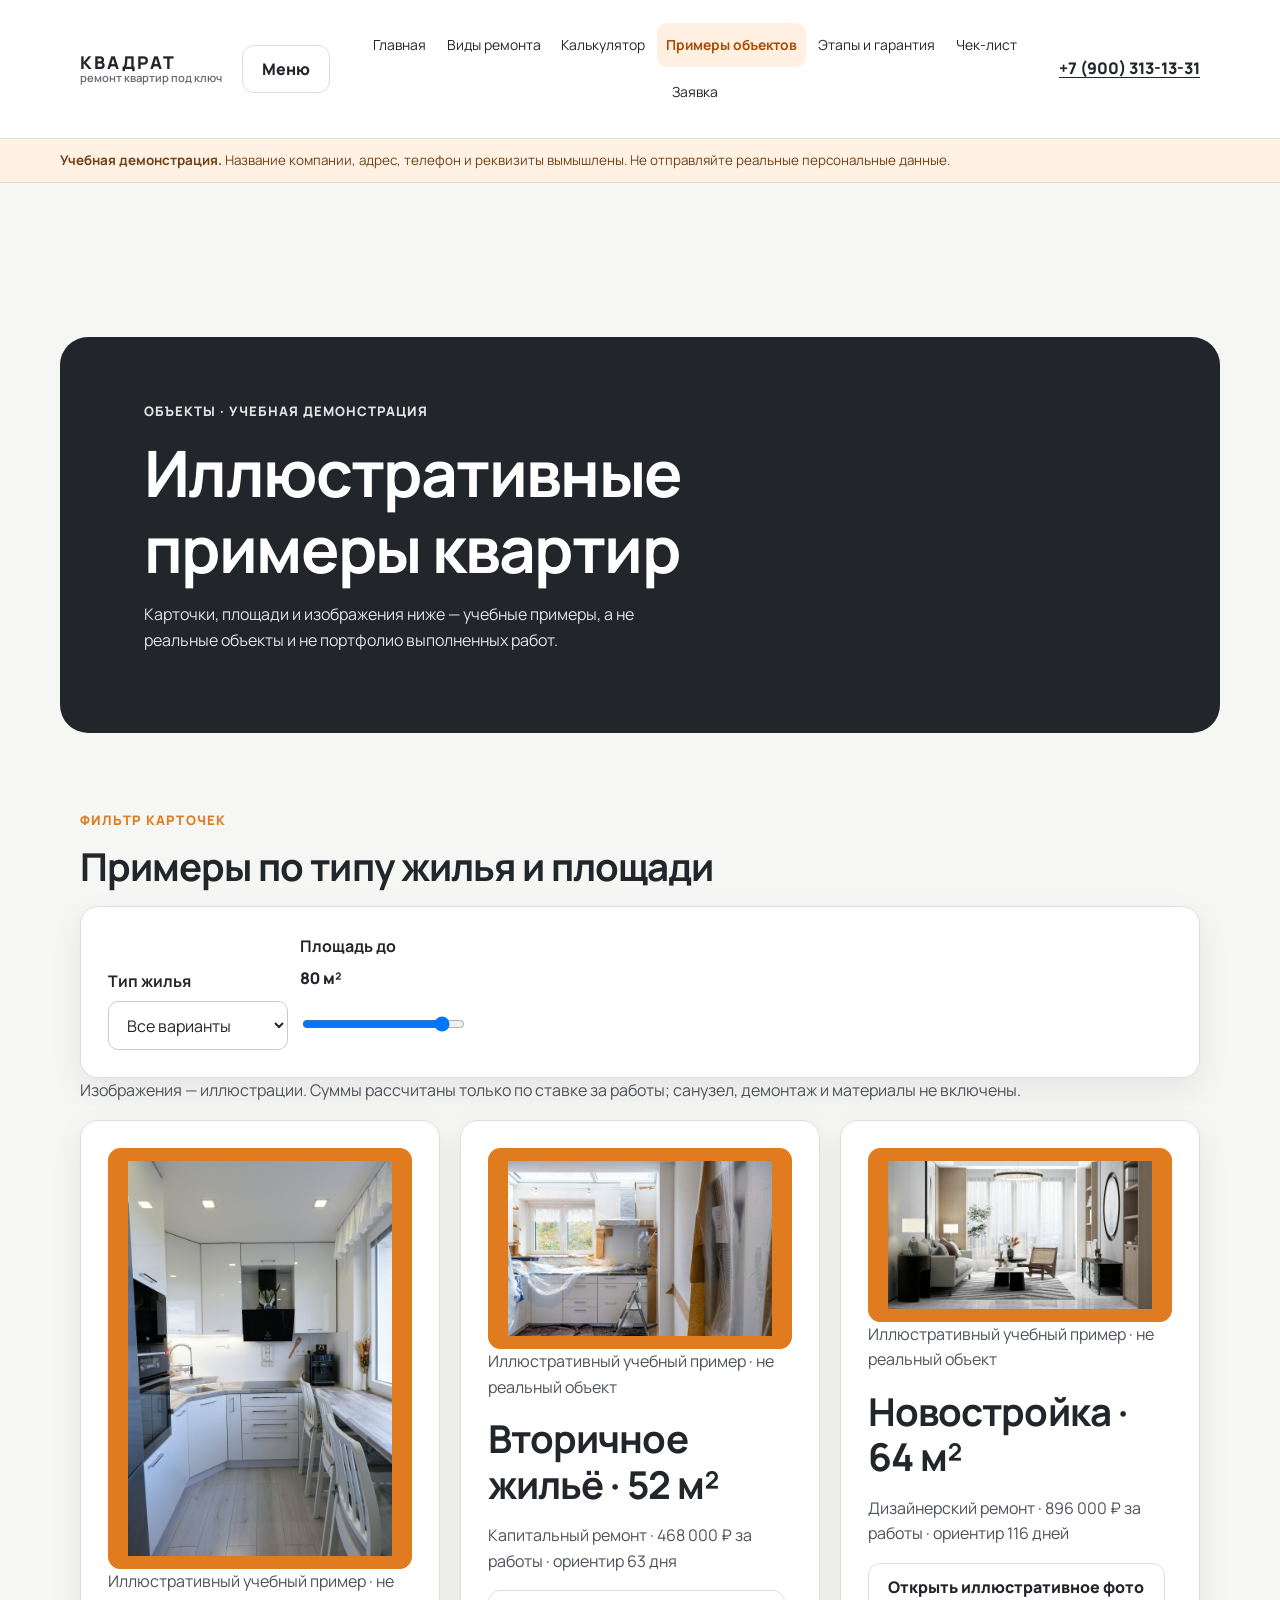
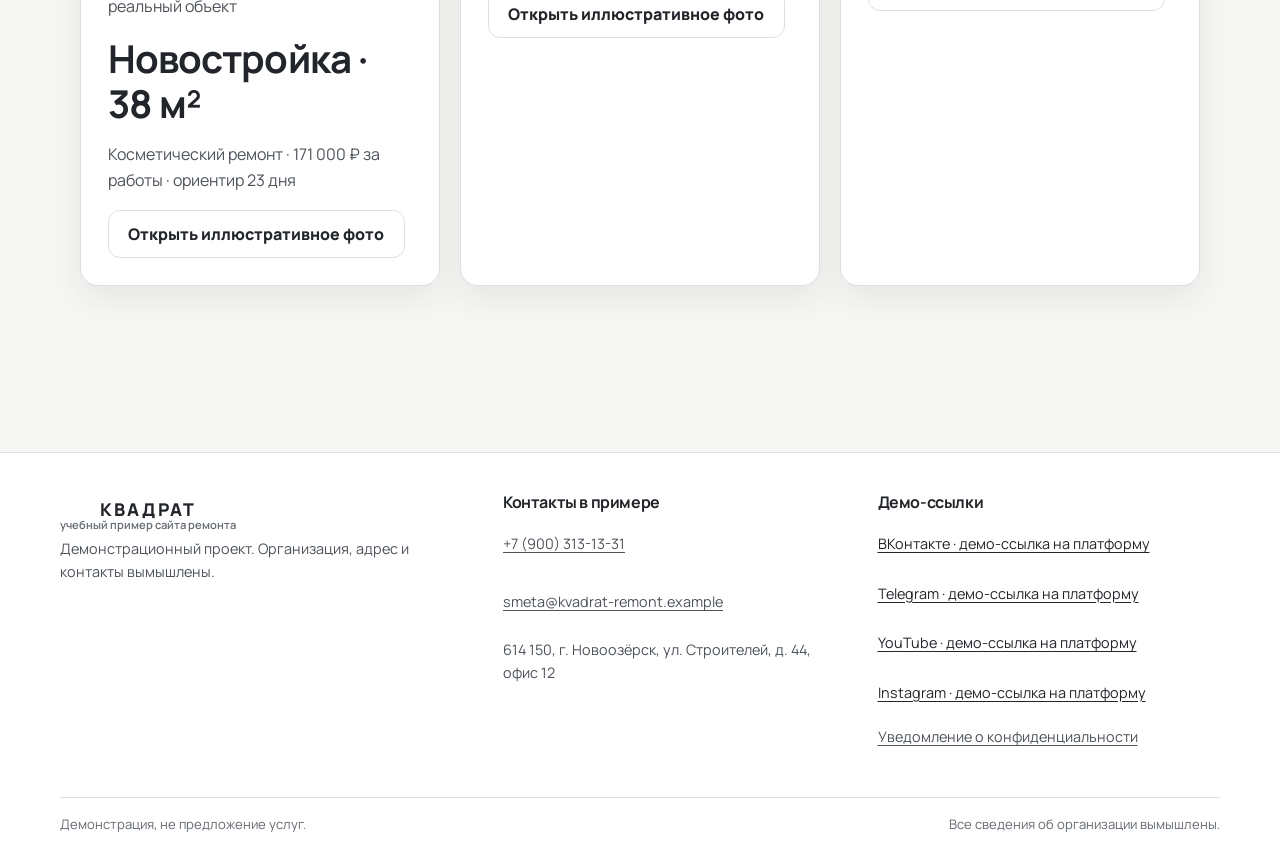
<file: portfolio.html>
<!doctype html>
<html lang="ru"><head><meta charset="utf-8"><meta name="viewport" content="width=device-width, initial-scale=1"><title>Иллюстративные примеры квартир — Квадрат</title><meta name="description" content="Учебные карточки квартир с фильтрами по типу жилья и площади. Все данные демонстрационные, а объекты не являются реальными."><link rel="canonical" href="https://remont-kvadrat.vercel.app/portfolio.html"><meta property="og:type" content="website"><meta property="og:title" content="Иллюстративные примеры квартир — Квадрат"><meta property="og:description" content="Учебные карточки квартир с фильтрами по типу жилья и площади. Все данные демонстрационные, а объекты не являются реальными."><meta property="og:url" content="https://remont-kvadrat.vercel.app/portfolio.html"><meta property="og:image" content="https://remont-kvadrat.vercel.app/img/og-cover.jpg"><meta name="theme-color" content="#F6F6F4"><link rel="icon" type="image/svg+xml" href="/img/favicon.svg"><link rel="preconnect" href="https://fonts.googleapis.com"><link rel="preconnect" href="https://fonts.gstatic.com" crossorigin><link href="https://fonts.googleapis.com/css2?family=Manrope:wght@400;500;600;700;800&amp;display=swap" rel="stylesheet"><link rel="stylesheet" href="/css/styles.css"><script src="/js/analytics.js" data-measurement-id="G-Q7HG6F0JEZ" defer></script><script src="/js/site.js" defer></script></head><body><a class="skip-link" href="#main-content">Перейти к содержанию</a><header class="topbar"><div class="container header"><a class="brand" href="/" aria-label="Квадрат — на главную"><span class="brand-name">КВАДРАТ</span><span class="brand-caption">ремонт квартир под ключ</span></a><button class="menu-toggle button button-secondary" type="button" aria-expanded="false" aria-controls="primary-navigation" data-menu-toggle>Меню</button><nav class="navigation" id="primary-navigation" aria-label="Основная навигация"><a class="nav-link" href="/index.html">Главная</a><a class="nav-link" href="/services.html">Виды ремонта</a><a class="nav-link" href="/calculator.html">Калькулятор</a><a class="nav-link" href="/portfolio.html" aria-current="page">Примеры объектов</a><a class="nav-link" href="/stages.html">Этапы и гарантия</a><a class="nav-link" href="/checklist.html">Чек-лист</a><a class="nav-link" href="/contacts.html">Заявка</a></nav><a class="phone-link" href="tel:+79003131331" data-event="contact_click" data-contact-type="phone">+7 (900) 313-13-31</a></div></header><div class="demo-notice" role="note"><div class="container"><strong>Учебная демонстрация.</strong> Название компании, адрес, телефон и реквизиты вымышлены. Не отправляйте реальные персональные данные.</div></div><main id="main-content"><section class="hero hero-compact"><div class="container"><p class="eyebrow">Объекты · учебная демонстрация</p><h1>Иллюстративные примеры квартир</h1><p class="hero-lead">Карточки, площади и изображения ниже — учебные примеры, а не реальные объекты и не портфолио выполненных работ.</p></div></section><section class="section"><div class="container"><p class="eyebrow">Фильтр карточек</p><h2>Примеры по типу жилья и площади</h2><div class="portfolio-filters card"><div class="field"><label for="object-filter">Тип жилья</label><select class="form-control" id="object-filter" data-portfolio-filter data-event="portfolio_filter" name="object_type"><option value="all">Все варианты</option><option value="new_build">Новостройка</option><option value="secondary">Вторичное жильё</option></select></div><div class="field"><label for="area-filter">Площадь до <output id="area-output" for="area-filter">80 м²</output></label><input class="form-control" type="range" id="area-filter" data-portfolio-area min="10" max="80" value="80" step="1"></div></div><p class="demo-caption">Изображения — иллюстрации. Суммы рассчитаны только по ставке за работы; санузел, демонтаж и материалы не включены.</p><div class="grid project-grid" id="project-list"><article class="card project-card" id="project-demo-01" data-project-card data-project-id="demo-01" data-object-type="new_build" data-area="38" data-area-m2="38"><button class="project-open" type="button" data-event="project_view" data-project-id="demo-01" data-repair-type="cosmetic" aria-label="Открыть карточку demo-01"><img src="/img/living-room.jpg" alt="Иллюстративное изображение, учебный пример demo-01"></button><div class="card-body"><p class="card-kicker">Иллюстративный учебный пример · не реальный объект</p><h2>Новостройка · 38 м²</h2><p>Косметический ремонт · 171 000 ₽ за работы · ориентир 23 дня</p><button class="button button-secondary" type="button" data-gallery-open data-image="/img/living-room.jpg" data-alt="Иллюстративное изображение demo-01, учебный пример" data-project-id="demo-01" data-photo-index="1" data-event="gallery_view">Открыть иллюстративное фото</button></div></article><article class="card project-card" id="project-demo-02" data-project-card data-project-id="demo-02" data-object-type="secondary" data-area="52" data-area-m2="52"><button class="project-open" type="button" data-event="project_view" data-project-id="demo-02" data-repair-type="capital" aria-label="Открыть карточку demo-02"><img src="/img/renovation.jpg" alt="Иллюстративное изображение, учебный пример demo-02"></button><div class="card-body"><p class="card-kicker">Иллюстративный учебный пример · не реальный объект</p><h2>Вторичное жильё · 52 м²</h2><p>Капитальный ремонт · 468 000 ₽ за работы · ориентир 63 дня</p><button class="button button-secondary" type="button" data-gallery-open data-image="/img/renovation.jpg" data-alt="Иллюстративное изображение demo-02, учебный пример" data-project-id="demo-02" data-photo-index="1" data-event="gallery_view">Открыть иллюстративное фото</button></div></article><article class="card project-card" id="project-demo-03" data-project-card data-project-id="demo-03" data-object-type="new_build" data-area="64" data-area-m2="64"><button class="project-open" type="button" data-event="project_view" data-project-id="demo-03" data-repair-type="designer" aria-label="Открыть карточку demo-03"><img src="/img/bright-interior.jpg" alt="Иллюстративное изображение, учебный пример demo-03"></button><div class="card-body"><p class="card-kicker">Иллюстративный учебный пример · не реальный объект</p><h2>Новостройка · 64 м²</h2><p>Дизайнерский ремонт · 896 000 ₽ за работы · ориентир 116 дней</p><button class="button button-secondary" type="button" data-gallery-open data-image="/img/bright-interior.jpg" data-alt="Иллюстративное изображение demo-03, учебный пример" data-project-id="demo-03" data-photo-index="1" data-event="gallery_view">Открыть иллюстративное фото</button></div></article></div><dialog class="gallery-dialog" data-gallery-dialog aria-label="Просмотр иллюстративного изображения"><button class="button button-secondary" type="button" data-gallery-close aria-label="Закрыть галерею">Закрыть</button><figure><img data-gallery-image src="/img/living-room.jpg" alt="Иллюстративное изображение"><figcaption data-gallery-caption>Учебная иллюстрация, не реальный объект.</figcaption></figure></dialog></div></section></main><footer class="footer"><div class="container footer-grid"><div><a class="brand brand-footer" href="/"><span class="brand-name">КВАДРАТ</span><span class="brand-caption">учебный пример сайта ремонта</span></a><p>Демонстрационный проект. Организация, адрес и контакты вымышлены.</p></div><div><h2 class="footer-heading">Контакты в примере</h2><p><a href="tel:+79003131331" data-event="contact_click" data-contact-type="phone">+7 (900) 313-13-31</a></p><p><a href="mailto:smeta@kvadrat-remont.example" data-event="contact_click" data-contact-type="email">smeta@kvadrat-remont.example</a></p><p>614 150, г. Новоозёрск, ул. Строителей, д. 44, офис 12</p></div><div><h2 class="footer-heading">Демо-ссылки</h2><ul class="footer-links"><li><a href="https://vk.com/" data-event="social_click" data-network="vk" data-page-section="footer">ВКонтакте · демо-ссылка на платформу</a></li><li><a href="https://t.me/" data-event="social_click" data-network="telegram" data-page-section="footer" data-messenger="telegram">Telegram · демо-ссылка на платформу</a></li><li><a href="https://www.youtube.com/" data-event="social_click" data-network="youtube" data-page-section="footer">YouTube · демо-ссылка на платформу</a></li><li><a href="https://www.instagram.com/" data-event="social_click" data-network="instagram" data-page-section="footer">Instagram · демо-ссылка на платформу</a></li></ul><p><a href="/privacy.html">Уведомление о конфиденциальности</a></p></div></div><div class="container footer-bottom"><span>Демонстрация, не предложение услуг.</span><span>Все сведения об организации вымышлены.</span></div></footer></body></html>
</file>
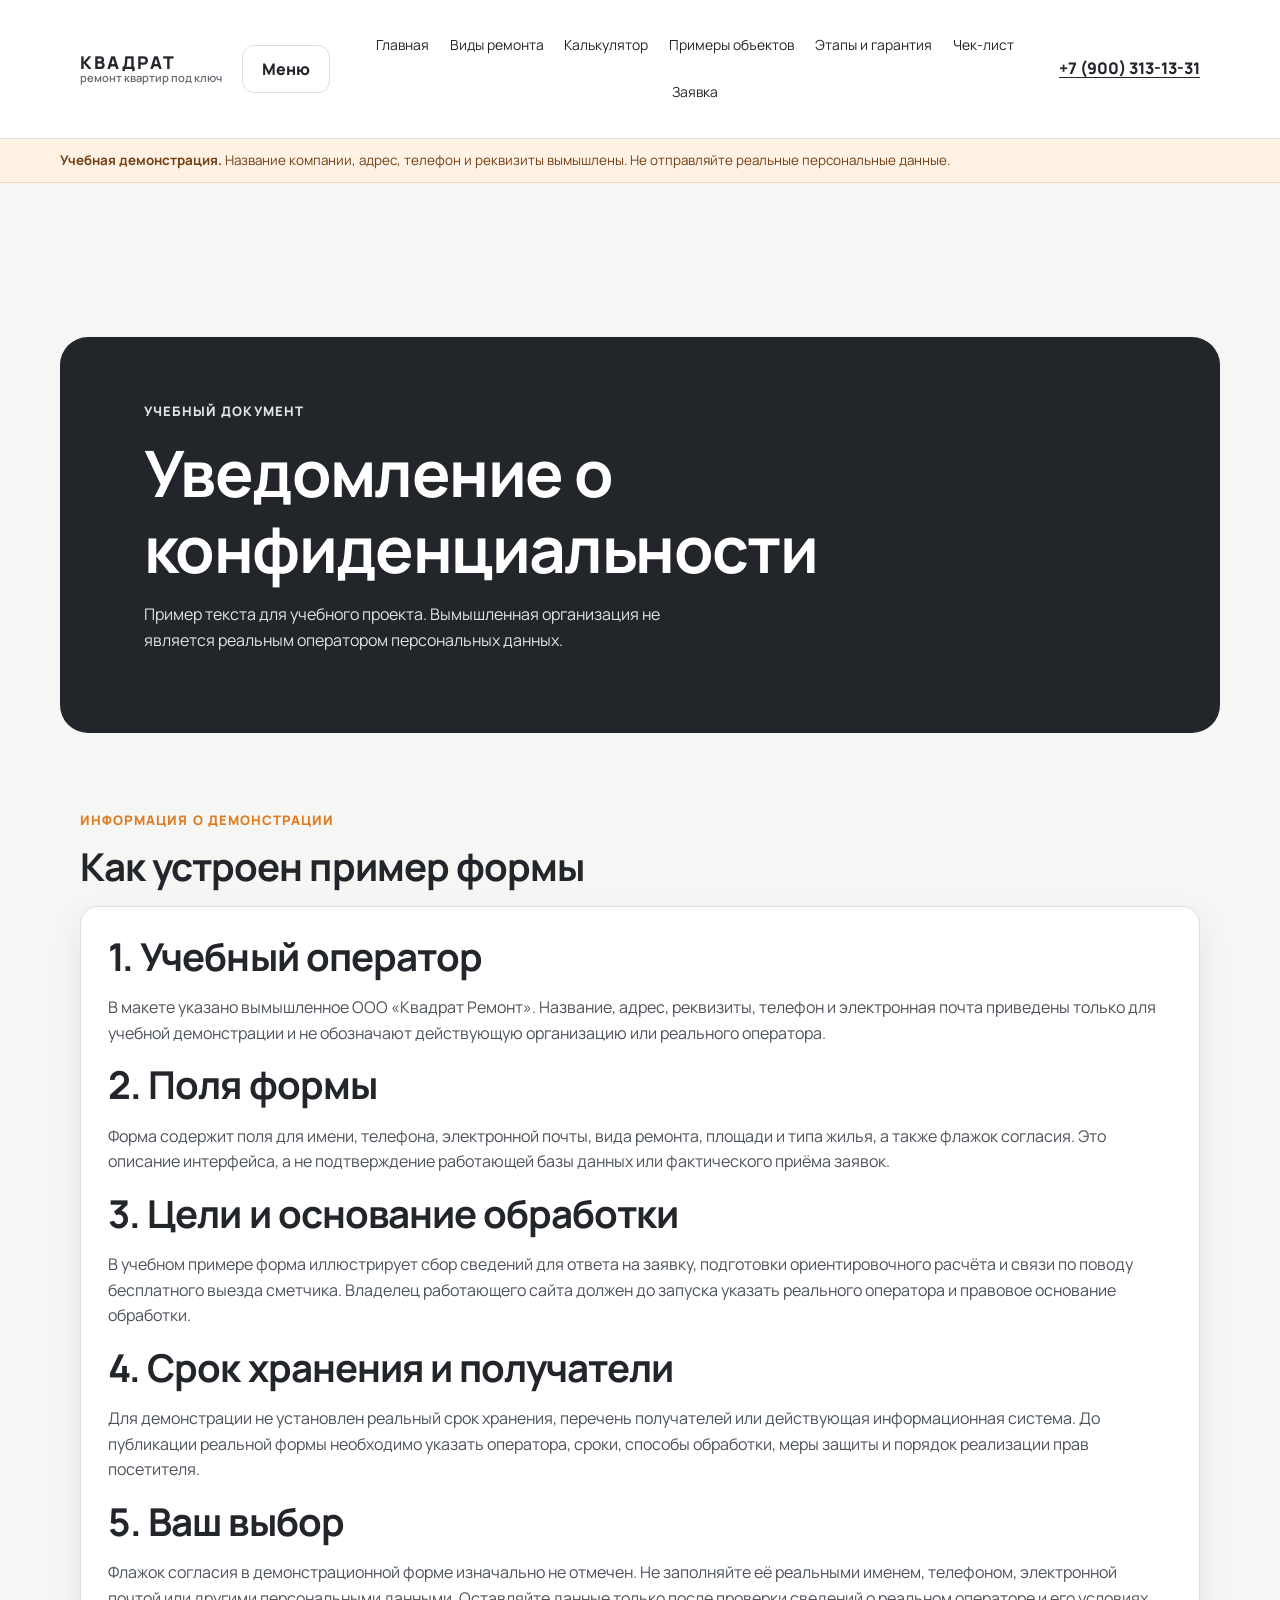
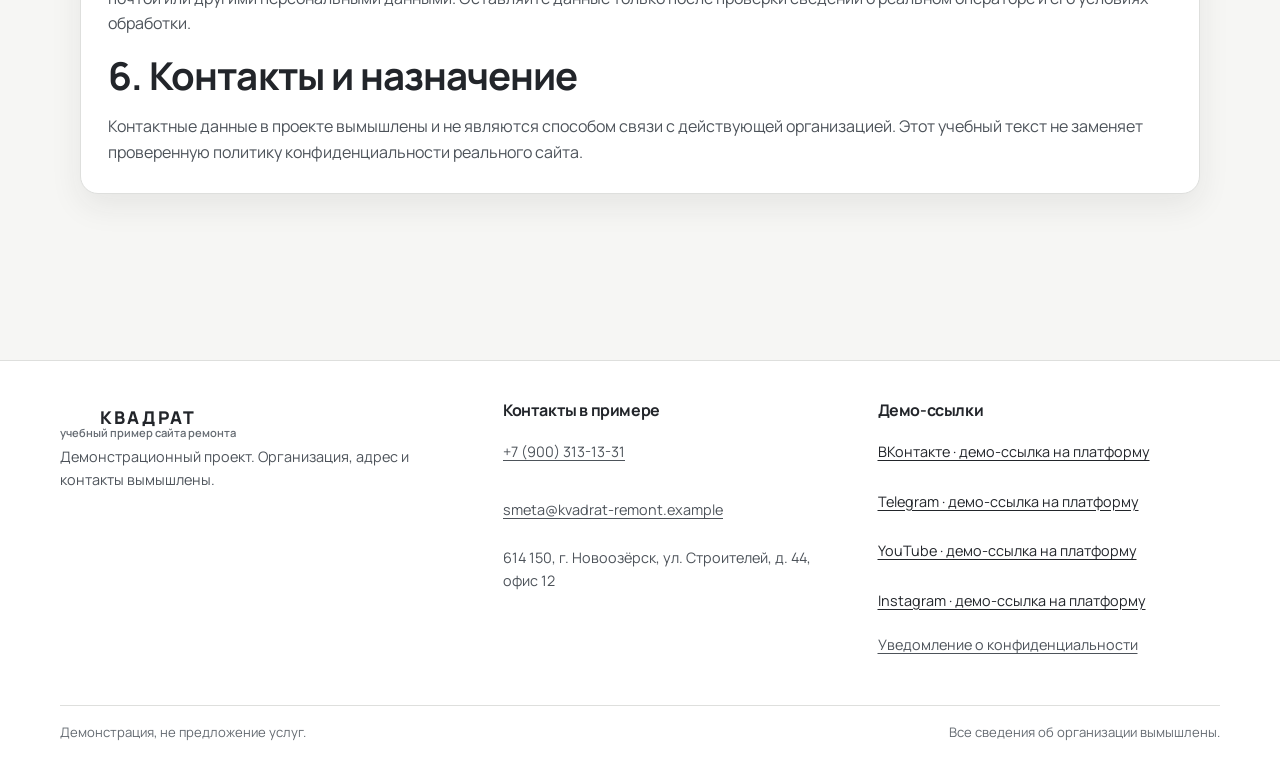
<file: privacy.html>
<!doctype html><html lang="ru"><head><meta charset="utf-8"><meta name="viewport" content="width=device-width, initial-scale=1"><title>Уведомление о конфиденциальности — Квадрат</title><meta name="description" content="Учебное уведомление о демонстрационной форме, составе полей и ограничениях. Вымышленная организация не является реальным оператором."><link rel="canonical" href="https://remont-kvadrat.vercel.app/privacy.html"><meta property="og:type" content="website"><meta property="og:title" content="Уведомление о конфиденциальности — Квадрат"><meta property="og:description" content="Учебное уведомление о демонстрационной форме, составе полей и ограничениях. Вымышленная организация не является реальным оператором."><meta property="og:url" content="https://remont-kvadrat.vercel.app/privacy.html"><meta property="og:image" content="https://remont-kvadrat.vercel.app/img/og-cover.jpg"><meta name="theme-color" content="#F6F6F4"><link rel="icon" type="image/svg+xml" href="/img/favicon.svg"><link rel="preconnect" href="https://fonts.googleapis.com"><link rel="preconnect" href="https://fonts.gstatic.com" crossorigin><link href="https://fonts.googleapis.com/css2?family=Manrope:wght@400;500;600;700;800&amp;display=swap" rel="stylesheet"><link rel="stylesheet" href="/css/styles.css"><script src="/js/analytics.js" data-measurement-id="G-Q7HG6F0JEZ" defer></script><script src="/js/site.js" defer></script></head><body><a class="skip-link" href="#main-content">Перейти к содержанию</a><header class="topbar"><div class="container header"><a class="brand" href="/" aria-label="Квадрат — на главную"><span class="brand-name">КВАДРАТ</span><span class="brand-caption">ремонт квартир под ключ</span></a><button class="menu-toggle button button-secondary" type="button" aria-expanded="false" aria-controls="primary-navigation" data-menu-toggle>Меню</button><nav class="navigation" id="primary-navigation" aria-label="Основная навигация"><a class="nav-link" href="/index.html">Главная</a><a class="nav-link" href="/services.html">Виды ремонта</a><a class="nav-link" href="/calculator.html">Калькулятор</a><a class="nav-link" href="/portfolio.html">Примеры объектов</a><a class="nav-link" href="/stages.html">Этапы и гарантия</a><a class="nav-link" href="/checklist.html">Чек-лист</a><a class="nav-link" href="/contacts.html">Заявка</a></nav><a class="phone-link" href="tel:+79003131331" data-event="contact_click" data-contact-type="phone">+7 (900) 313-13-31</a></div></header><div class="demo-notice" role="note"><div class="container"><strong>Учебная демонстрация.</strong> Название компании, адрес, телефон и реквизиты вымышлены. Не отправляйте реальные персональные данные.</div></div><main id="main-content"><section class="hero hero-compact"><div class="container"><p class="eyebrow">Учебный документ</p><h1>Уведомление о конфиденциальности</h1><p class="hero-lead">Пример текста для учебного проекта. Вымышленная организация не является реальным оператором персональных данных.</p></div></section><section class="section" id="privacy"><div class="container"><p class="eyebrow">Информация о демонстрации</p><h2>Как устроен пример формы</h2><div class="prose card">
<h2>1. Учебный оператор</h2><p>В макете указано вымышленное ООО «Квадрат Ремонт». Название, адрес, реквизиты, телефон и электронная почта приведены только для учебной демонстрации и не обозначают действующую организацию или реального оператора.</p>
<h2>2. Поля формы</h2><p>Форма содержит поля для имени, телефона, электронной почты, вида ремонта, площади и типа жилья, а также флажок согласия. Это описание интерфейса, а не подтверждение работающей базы данных или фактического приёма заявок.</p>
<h2>3. Цели и основание обработки</h2><p>В учебном примере форма иллюстрирует сбор сведений для ответа на заявку, подготовки ориентировочного расчёта и связи по поводу бесплатного выезда сметчика. Владелец работающего сайта должен до запуска указать реального оператора и правовое основание обработки.</p>
<h2>4. Срок хранения и получатели</h2><p>Для демонстрации не установлен реальный срок хранения, перечень получателей или действующая информационная система. До публикации реальной формы необходимо указать оператора, сроки, способы обработки, меры защиты и порядок реализации прав посетителя.</p>
<h2>5. Ваш выбор</h2><p>Флажок согласия в демонстрационной форме изначально не отмечен. Не заполняйте её реальными именем, телефоном, электронной почтой или другими персональными данными. Оставляйте данные только после проверки сведений о реальном операторе и его условиях обработки.</p>
<h2>6. Контакты и назначение</h2><p>Контактные данные в проекте вымышлены и не являются способом связи с действующей организацией. Этот учебный текст не заменяет проверенную политику конфиденциальности реального сайта.</p></div></div></section></main><footer class="footer"><div class="container footer-grid"><div><a class="brand brand-footer" href="/"><span class="brand-name">КВАДРАТ</span><span class="brand-caption">учебный пример сайта ремонта</span></a><p>Демонстрационный проект. Организация, адрес и контакты вымышлены.</p></div><div><h2 class="footer-heading">Контакты в примере</h2><p><a href="tel:+79003131331" data-event="contact_click" data-contact-type="phone">+7 (900) 313-13-31</a></p><p><a href="mailto:smeta@kvadrat-remont.example" data-event="contact_click" data-contact-type="email">smeta@kvadrat-remont.example</a></p><p>614 150, г. Новоозёрск, ул. Строителей, д. 44, офис 12</p></div><div><h2 class="footer-heading">Демо-ссылки</h2><ul class="footer-links"><li><a href="https://vk.com/" data-event="social_click" data-network="vk" data-page-section="footer">ВКонтакте · демо-ссылка на платформу</a></li><li><a href="https://t.me/" data-event="social_click" data-network="telegram" data-page-section="footer" data-messenger="telegram">Telegram · демо-ссылка на платформу</a></li><li><a href="https://www.youtube.com/" data-event="social_click" data-network="youtube" data-page-section="footer">YouTube · демо-ссылка на платформу</a></li><li><a href="https://www.instagram.com/" data-event="social_click" data-network="instagram" data-page-section="footer">Instagram · демо-ссылка на платформу</a></li></ul><p><a href="/privacy.html">Уведомление о конфиденциальности</a></p></div></div><div class="container footer-bottom"><span>Демонстрация, не предложение услуг.</span><span>Все сведения об организации вымышлены.</span></div></footer></body></html>
</file>
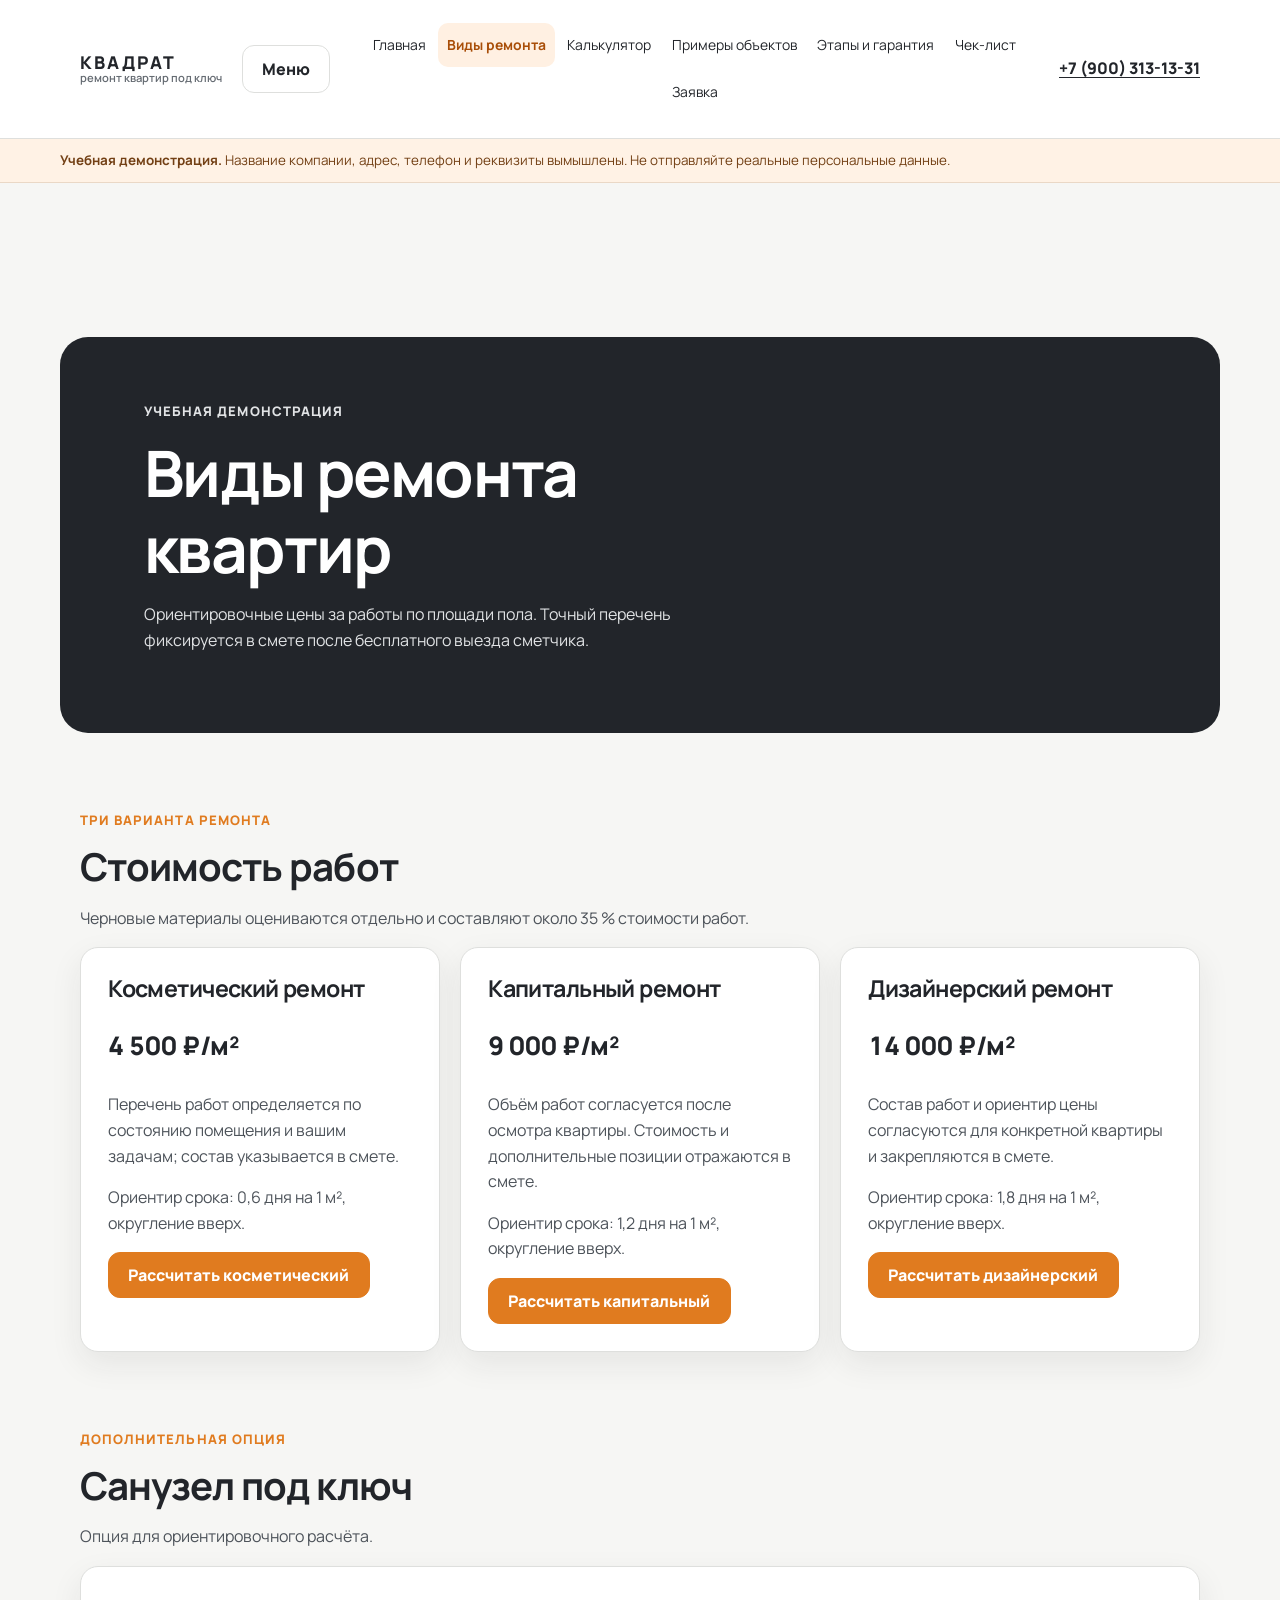
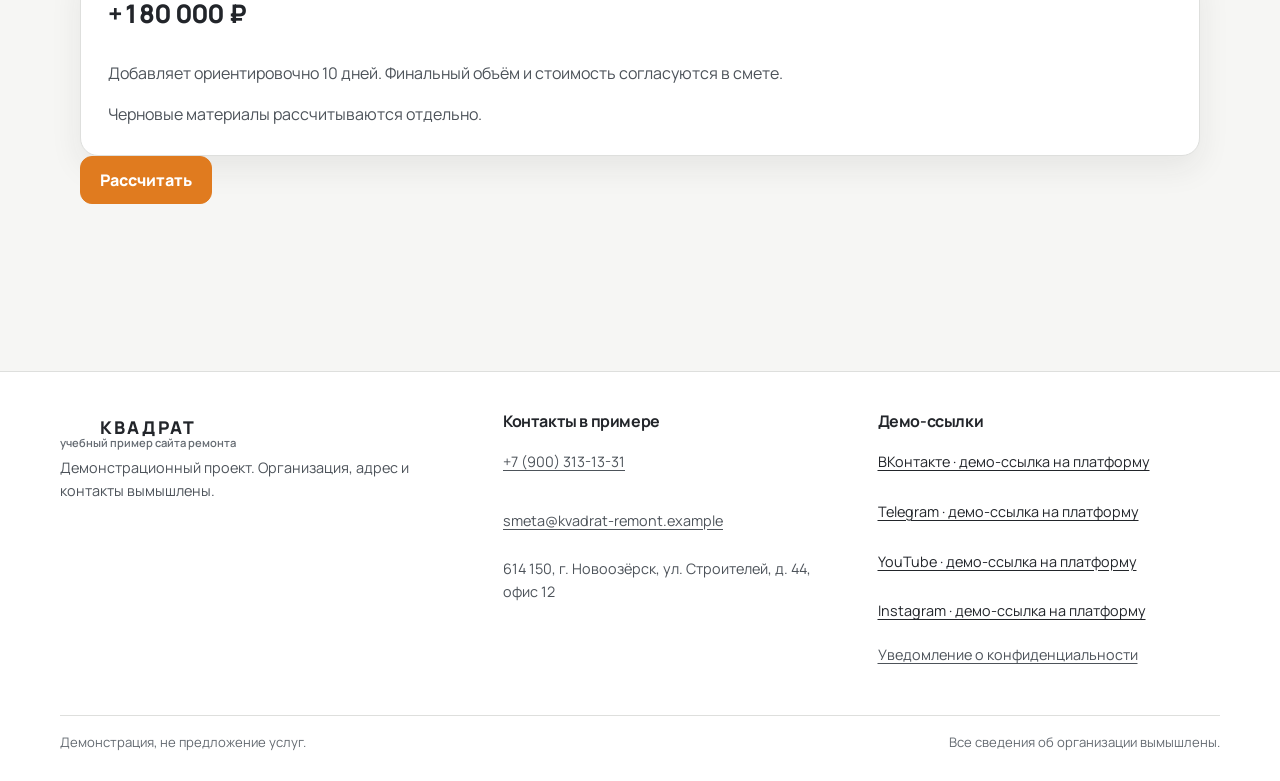
<file: services.html>
<!doctype html>
<html lang="ru"><head><meta charset="utf-8"><meta name="viewport" content="width=device-width, initial-scale=1"><title>Виды ремонта и цены за м² — Квадрат | Учебный пример</title><meta name="description" content="Цены учебного примера: косметический, капитальный и дизайнерский ремонт, санузел под ключ. Условия указаны для учебного кейса."><link rel="canonical" href="https://remont-kvadrat.vercel.app/services.html"><meta property="og:type" content="website"><meta property="og:title" content="Виды ремонта и цены за м² — Квадрат | Учебный пример"><meta property="og:description" content="Цены учебного примера: косметический, капитальный и дизайнерский ремонт, санузел под ключ. Условия указаны для учебного кейса."><meta property="og:url" content="https://remont-kvadrat.vercel.app/services.html"><meta property="og:image" content="https://remont-kvadrat.vercel.app/img/og-cover.jpg"><meta name="theme-color" content="#F6F6F4"><link rel="icon" type="image/svg+xml" href="/img/favicon.svg"><link rel="preconnect" href="https://fonts.googleapis.com"><link rel="preconnect" href="https://fonts.gstatic.com" crossorigin><link href="https://fonts.googleapis.com/css2?family=Manrope:wght@400;500;600;700;800&amp;display=swap" rel="stylesheet"><link rel="stylesheet" href="/css/styles.css"><script src="/js/analytics.js" data-measurement-id="G-Q7HG6F0JEZ" defer></script><script src="/js/site.js" defer></script></head><body><a class="skip-link" href="#main-content">Перейти к содержанию</a><header class="topbar"><div class="container header"><a class="brand" href="/" aria-label="Квадрат — на главную"><span class="brand-name">КВАДРАТ</span><span class="brand-caption">ремонт квартир под ключ</span></a><button class="menu-toggle button button-secondary" type="button" aria-expanded="false" aria-controls="primary-navigation" data-menu-toggle>Меню</button><nav class="navigation" id="primary-navigation" aria-label="Основная навигация"><a class="nav-link" href="/index.html">Главная</a><a class="nav-link" href="/services.html" aria-current="page">Виды ремонта</a><a class="nav-link" href="/calculator.html">Калькулятор</a><a class="nav-link" href="/portfolio.html">Примеры объектов</a><a class="nav-link" href="/stages.html">Этапы и гарантия</a><a class="nav-link" href="/checklist.html">Чек-лист</a><a class="nav-link" href="/contacts.html">Заявка</a></nav><a class="phone-link" href="tel:+79003131331" data-event="contact_click" data-contact-type="phone">+7 (900) 313-13-31</a></div></header><div class="demo-notice" role="note"><div class="container"><strong>Учебная демонстрация.</strong> Название компании, адрес, телефон и реквизиты вымышлены. Не отправляйте реальные персональные данные.</div></div><main id="main-content"><section class="hero hero-compact"><div class="container"><p class="eyebrow">Учебная демонстрация</p><h1>Виды ремонта квартир</h1><p class="hero-lead">Ориентировочные цены за работы по площади пола. Точный перечень фиксируется в смете после бесплатного выезда сметчика.</p></div></section>
<section class="section"><div class="container"><p class="eyebrow">Три варианта ремонта</p><h2>Стоимость работ</h2><p class="section-intro">Черновые материалы оцениваются отдельно и составляют около 35 % стоимости работ.</p><div class="grid service-grid">
<article class="card service-card" id="cosmetic"><h3>Косметический ремонт</h3><p class="price">4 500 ₽<span>/м²</span></p><p>Перечень работ определяется по состоянию помещения и вашим задачам; состав указывается в смете.</p><p>Ориентир срока: 0,6 дня на 1 м², округление вверх.</p><a class="button button-secondary" href="/calculator.html?repair_type=cosmetic" data-event="repair_type_select" data-repair-type="cosmetic">Рассчитать косметический</a></article>
<article class="card service-card" id="capital"><h3>Капитальный ремонт</h3><p class="price">9 000 ₽<span>/м²</span></p><p>Объём работ согласуется после осмотра квартиры. Стоимость и дополнительные позиции отражаются в смете.</p><p>Ориентир срока: 1,2 дня на 1 м², округление вверх.</p><a class="button button-secondary" href="/calculator.html?repair_type=capital" data-event="repair_type_select" data-repair-type="capital">Рассчитать капитальный</a></article>
<article class="card service-card" id="designer"><h3>Дизайнерский ремонт</h3><p class="price">14 000 ₽<span>/м²</span></p><p>Состав работ и ориентир цены согласуются для конкретной квартиры и закрепляются в смете.</p><p>Ориентир срока: 1,8 дня на 1 м², округление вверх.</p><a class="button button-secondary" href="/calculator.html?repair_type=designer" data-event="repair_type_select" data-repair-type="designer">Рассчитать дизайнерский</a></article></div></div></section>
<section class="section" id="bathroom"><div class="container"><p class="eyebrow">Дополнительная опция</p><h2>Санузел под ключ</h2><p class="section-intro">Опция для ориентировочного расчёта.</p><article class="card bathroom-card"><p class="price">+180 000 ₽</p><p>Добавляет ориентировочно 10 дней. Финальный объём и стоимость согласуются в смете.</p><p>Черновые материалы рассчитываются отдельно.</p></article><div class="section-actions"><a class="button button-primary" href="/calculator.html" data-event="cta_click" data-button-name="services_calculator" data-page-section="bathroom">Рассчитать</a></div></div></section></main><footer class="footer"><div class="container footer-grid"><div><a class="brand brand-footer" href="/"><span class="brand-name">КВАДРАТ</span><span class="brand-caption">учебный пример сайта ремонта</span></a><p>Демонстрационный проект. Организация, адрес и контакты вымышлены.</p></div><div><h2 class="footer-heading">Контакты в примере</h2><p><a href="tel:+79003131331" data-event="contact_click" data-contact-type="phone">+7 (900) 313-13-31</a></p><p><a href="mailto:smeta@kvadrat-remont.example" data-event="contact_click" data-contact-type="email">smeta@kvadrat-remont.example</a></p><p>614 150, г. Новоозёрск, ул. Строителей, д. 44, офис 12</p></div><div><h2 class="footer-heading">Демо-ссылки</h2><ul class="footer-links"><li><a href="https://vk.com/" data-event="social_click" data-network="vk" data-page-section="footer">ВКонтакте · демо-ссылка на платформу</a></li><li><a href="https://t.me/" data-event="social_click" data-network="telegram" data-page-section="footer" data-messenger="telegram">Telegram · демо-ссылка на платформу</a></li><li><a href="https://www.youtube.com/" data-event="social_click" data-network="youtube" data-page-section="footer">YouTube · демо-ссылка на платформу</a></li><li><a href="https://www.instagram.com/" data-event="social_click" data-network="instagram" data-page-section="footer">Instagram · демо-ссылка на платформу</a></li></ul><p><a href="/privacy.html">Уведомление о конфиденциальности</a></p></div></div><div class="container footer-bottom"><span>Демонстрация, не предложение услуг.</span><span>Все сведения об организации вымышлены.</span></div></footer></body></html>
</file>
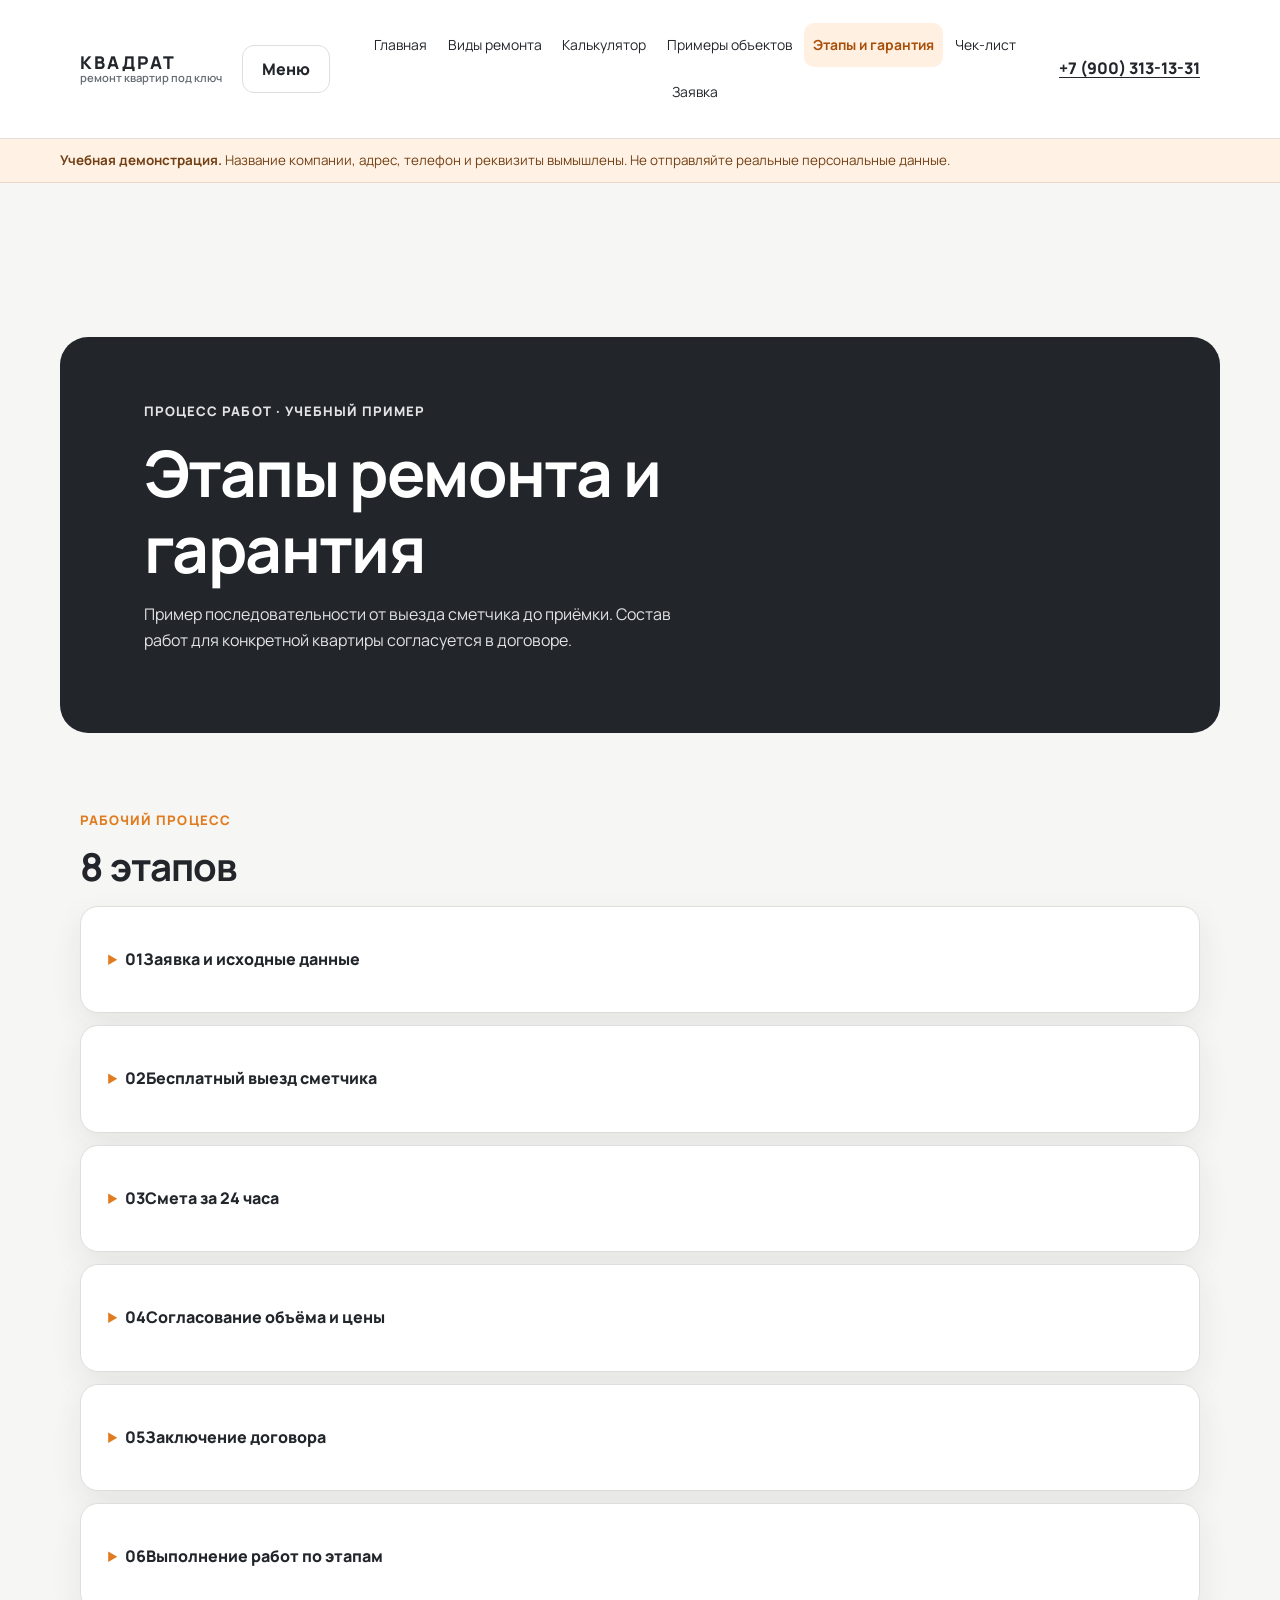
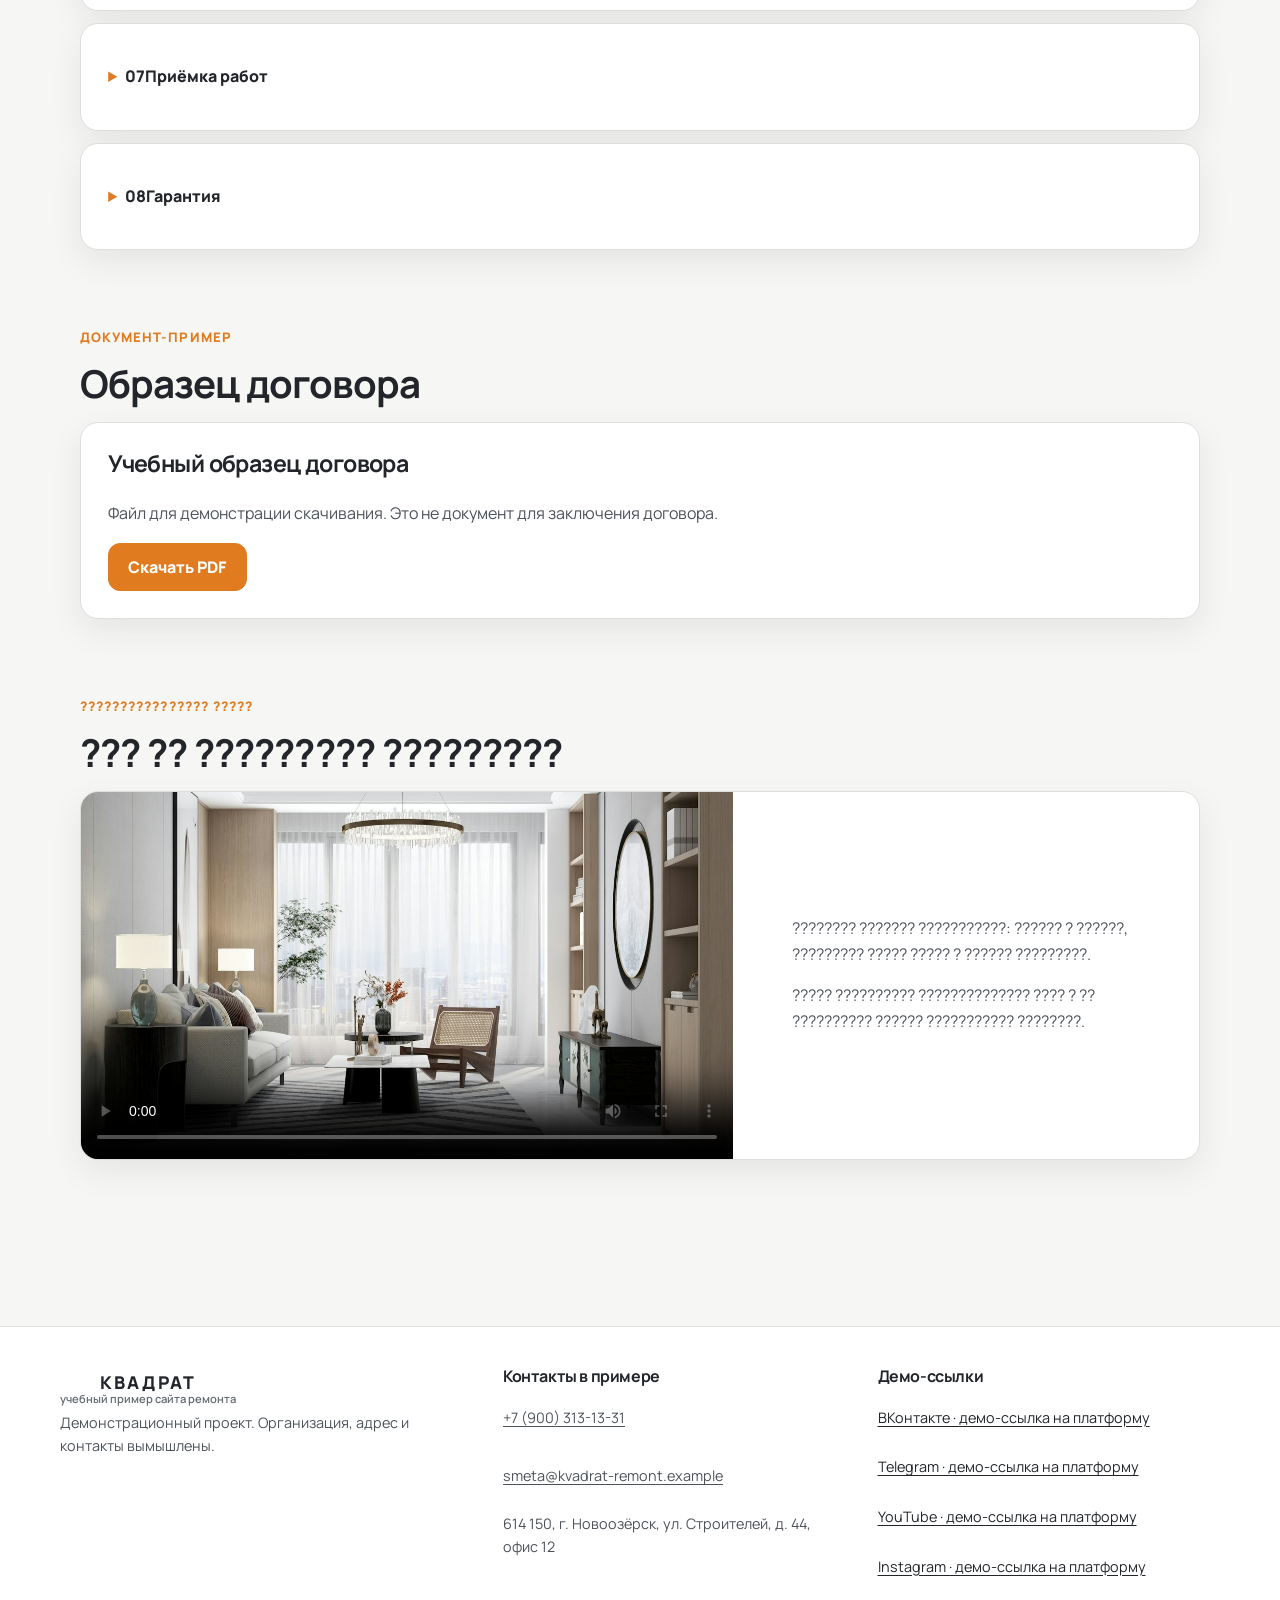
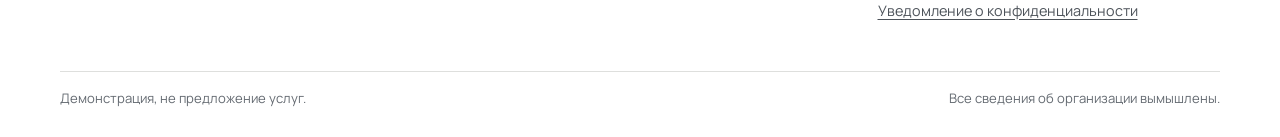
<file: stages.html>
<!doctype html><html lang="ru"><head><meta charset="utf-8"><meta name="viewport" content="width=device-width, initial-scale=1"><title>Этапы ремонта и гарантия 3 года — Квадрат</title><meta name="description" content="Восемь этапов ремонта, учебный образец договора и демонстрационный видеоблок. Организация и условия приведены для учебного кейса."><link rel="canonical" href="https://remont-kvadrat.vercel.app/stages.html"><meta property="og:type" content="website"><meta property="og:title" content="Этапы ремонта и гарантия 3 года — Квадрат"><meta property="og:description" content="Восемь этапов ремонта, учебный образец договора и демонстрационный видеоблок. Организация и условия приведены для учебного кейса."><meta property="og:url" content="https://remont-kvadrat.vercel.app/stages.html"><meta property="og:image" content="https://remont-kvadrat.vercel.app/img/og-cover.jpg"><meta name="theme-color" content="#F6F6F4"><link rel="icon" type="image/svg+xml" href="/img/favicon.svg"><link rel="preconnect" href="https://fonts.googleapis.com"><link rel="preconnect" href="https://fonts.gstatic.com" crossorigin><link href="https://fonts.googleapis.com/css2?family=Manrope:wght@400;500;600;700;800&amp;display=swap" rel="stylesheet"><link rel="stylesheet" href="/css/styles.css"><script src="/js/analytics.js" data-measurement-id="G-Q7HG6F0JEZ" defer></script><script src="/js/site.js" defer></script></head><body><a class="skip-link" href="#main-content">Перейти к содержанию</a><header class="topbar"><div class="container header"><a class="brand" href="/" aria-label="Квадрат — на главную"><span class="brand-name">КВАДРАТ</span><span class="brand-caption">ремонт квартир под ключ</span></a><button class="menu-toggle button button-secondary" type="button" aria-expanded="false" aria-controls="primary-navigation" data-menu-toggle>Меню</button><nav class="navigation" id="primary-navigation" aria-label="Основная навигация"><a class="nav-link" href="/index.html">Главная</a><a class="nav-link" href="/services.html">Виды ремонта</a><a class="nav-link" href="/calculator.html">Калькулятор</a><a class="nav-link" href="/portfolio.html">Примеры объектов</a><a class="nav-link" href="/stages.html" aria-current="page">Этапы и гарантия</a><a class="nav-link" href="/checklist.html">Чек-лист</a><a class="nav-link" href="/contacts.html">Заявка</a></nav><a class="phone-link" href="tel:+79003131331" data-event="contact_click" data-contact-type="phone">+7 (900) 313-13-31</a></div></header><div class="demo-notice" role="note"><div class="container"><strong>Учебная демонстрация.</strong> Название компании, адрес, телефон и реквизиты вымышлены. Не отправляйте реальные персональные данные.</div></div><main id="main-content"><section class="hero hero-compact"><div class="container"><p class="eyebrow">Процесс работ · учебный пример</p><h1>Этапы ремонта и гарантия</h1><p class="hero-lead">Пример последовательности от выезда сметчика до приёмки. Состав работ для конкретной квартиры согласуется в договоре.</p></div></section>
<section class="section"><div class="container"><p class="eyebrow">Рабочий процесс</p><h2>8 этапов</h2><div class="stage-list"><details class="card stage-card" data-stage-id="stage-01" id="stage-01"><summary data-event="stage_open" data-stage-id="stage-01"><span class="stage-number">01</span><span>Заявка и исходные данные</span></summary><div class="stage-content"><p>Вы указываете тип ремонта и площадь для предварительного ориентира.</p></div></details><details class="card stage-card" data-stage-id="stage-02" id="stage-02"><summary data-event="stage_open" data-stage-id="stage-02"><span class="stage-number">02</span><span>Бесплатный выезд сметчика</span></summary><div class="stage-content"><p>Сметчик выезжает на объект бесплатно.</p></div></details><details class="card stage-card" data-stage-id="stage-03" id="stage-03"><summary data-event="stage_open" data-stage-id="stage-03"><span class="stage-number">03</span><span>Смета за 24 часа</span></summary><div class="stage-content"><p>После осмотра подготавливается смета в течение 24 часов.</p></div></details><details class="card stage-card" data-stage-id="stage-04" id="stage-04"><summary data-event="stage_open" data-stage-id="stage-04"><span class="stage-number">04</span><span>Согласование объёма и цены</span></summary><div class="stage-content"><p>Состав работ и стоимость согласуются и фиксируются в договоре.</p></div></details><details class="card stage-card" data-stage-id="stage-05" id="stage-05"><summary data-event="stage_open" data-stage-id="stage-05"><span class="stage-number">05</span><span>Заключение договора</span></summary><div class="stage-content"><p>Согласованная цена фиксируется в договоре.</p></div></details><details class="card stage-card" data-stage-id="stage-06" id="stage-06"><summary data-event="stage_open" data-stage-id="stage-06"><span class="stage-number">06</span><span>Выполнение работ по этапам</span></summary><div class="stage-content"><p>Оплата предусмотрена по этапам; порядок согласуется в договоре.</p></div></details><details class="card stage-card" data-stage-id="stage-07" id="stage-07"><summary data-event="stage_open" data-stage-id="stage-07"><span class="stage-number">07</span><span>Приёмка работ</span></summary><div class="stage-content"><p>Стороны сверяют результат с договором и согласованным объёмом.</p></div></details><details class="card stage-card" data-stage-id="stage-08" id="stage-08"><summary data-event="stage_open" data-stage-id="stage-08"><span class="stage-number">08</span><span>Гарантия</span></summary><div class="stage-content"><p>Гарантия на работы — 3 года.</p></div></details></div></div></section>
<section class="section" id="contract"><div class="container"><p class="eyebrow">Документ-пример</p><h2>Образец договора</h2><div class="card download-card"><div><h3>Учебный образец договора</h3><p>Файл для демонстрации скачивания. Это не документ для заключения договора.</p></div><a class="button button-secondary" href="/files/sample-contract.pdf" download data-event="file_download" data-file-name="sample-contract.pdf">Скачать PDF</a></div></div></section>
<section class="section" id="video"><div class="container"><p class="eyebrow">???????????????? ?????</p><h2>??? ?? ????????? ?????????</h2><div class="card video-card"><video class="demo-video" controls playsinline preload="metadata" poster="/img/bright-interior.jpg" data-video-title="??? ?? ????????? ?????????"><source src="/video/inspection-demo.mp4" type="video/mp4">??? ??????? ?? ???????????? ?????????? ?????. <a href="/video/inspection-demo.mp4">???????? MP4-????</a>.</video><div class="video-content"><p>???????? ??????? ???????????: ?????? ? ??????, ????????? ????? ????? ? ?????? ?????????.</p><p class="demo-caption">????? ?????????? ?????????????? ???? ? ?? ?????????? ?????? ??????????? ????????.</p></div></div></div></section></main><footer class="footer"><div class="container footer-grid"><div><a class="brand brand-footer" href="/"><span class="brand-name">КВАДРАТ</span><span class="brand-caption">учебный пример сайта ремонта</span></a><p>Демонстрационный проект. Организация, адрес и контакты вымышлены.</p></div><div><h2 class="footer-heading">Контакты в примере</h2><p><a href="tel:+79003131331" data-event="contact_click" data-contact-type="phone">+7 (900) 313-13-31</a></p><p><a href="mailto:smeta@kvadrat-remont.example" data-event="contact_click" data-contact-type="email">smeta@kvadrat-remont.example</a></p><p>614 150, г. Новоозёрск, ул. Строителей, д. 44, офис 12</p></div><div><h2 class="footer-heading">Демо-ссылки</h2><ul class="footer-links"><li><a href="https://vk.com/" data-event="social_click" data-network="vk" data-page-section="footer">ВКонтакте · демо-ссылка на платформу</a></li><li><a href="https://t.me/" data-event="social_click" data-network="telegram" data-page-section="footer" data-messenger="telegram">Telegram · демо-ссылка на платформу</a></li><li><a href="https://www.youtube.com/" data-event="social_click" data-network="youtube" data-page-section="footer">YouTube · демо-ссылка на платформу</a></li><li><a href="https://www.instagram.com/" data-event="social_click" data-network="instagram" data-page-section="footer">Instagram · демо-ссылка на платформу</a></li></ul><p><a href="/privacy.html">Уведомление о конфиденциальности</a></p></div></div><div class="container footer-bottom"><span>Демонстрация, не предложение услуг.</span><span>Все сведения об организации вымышлены.</span></div></footer></body></html>
</file>
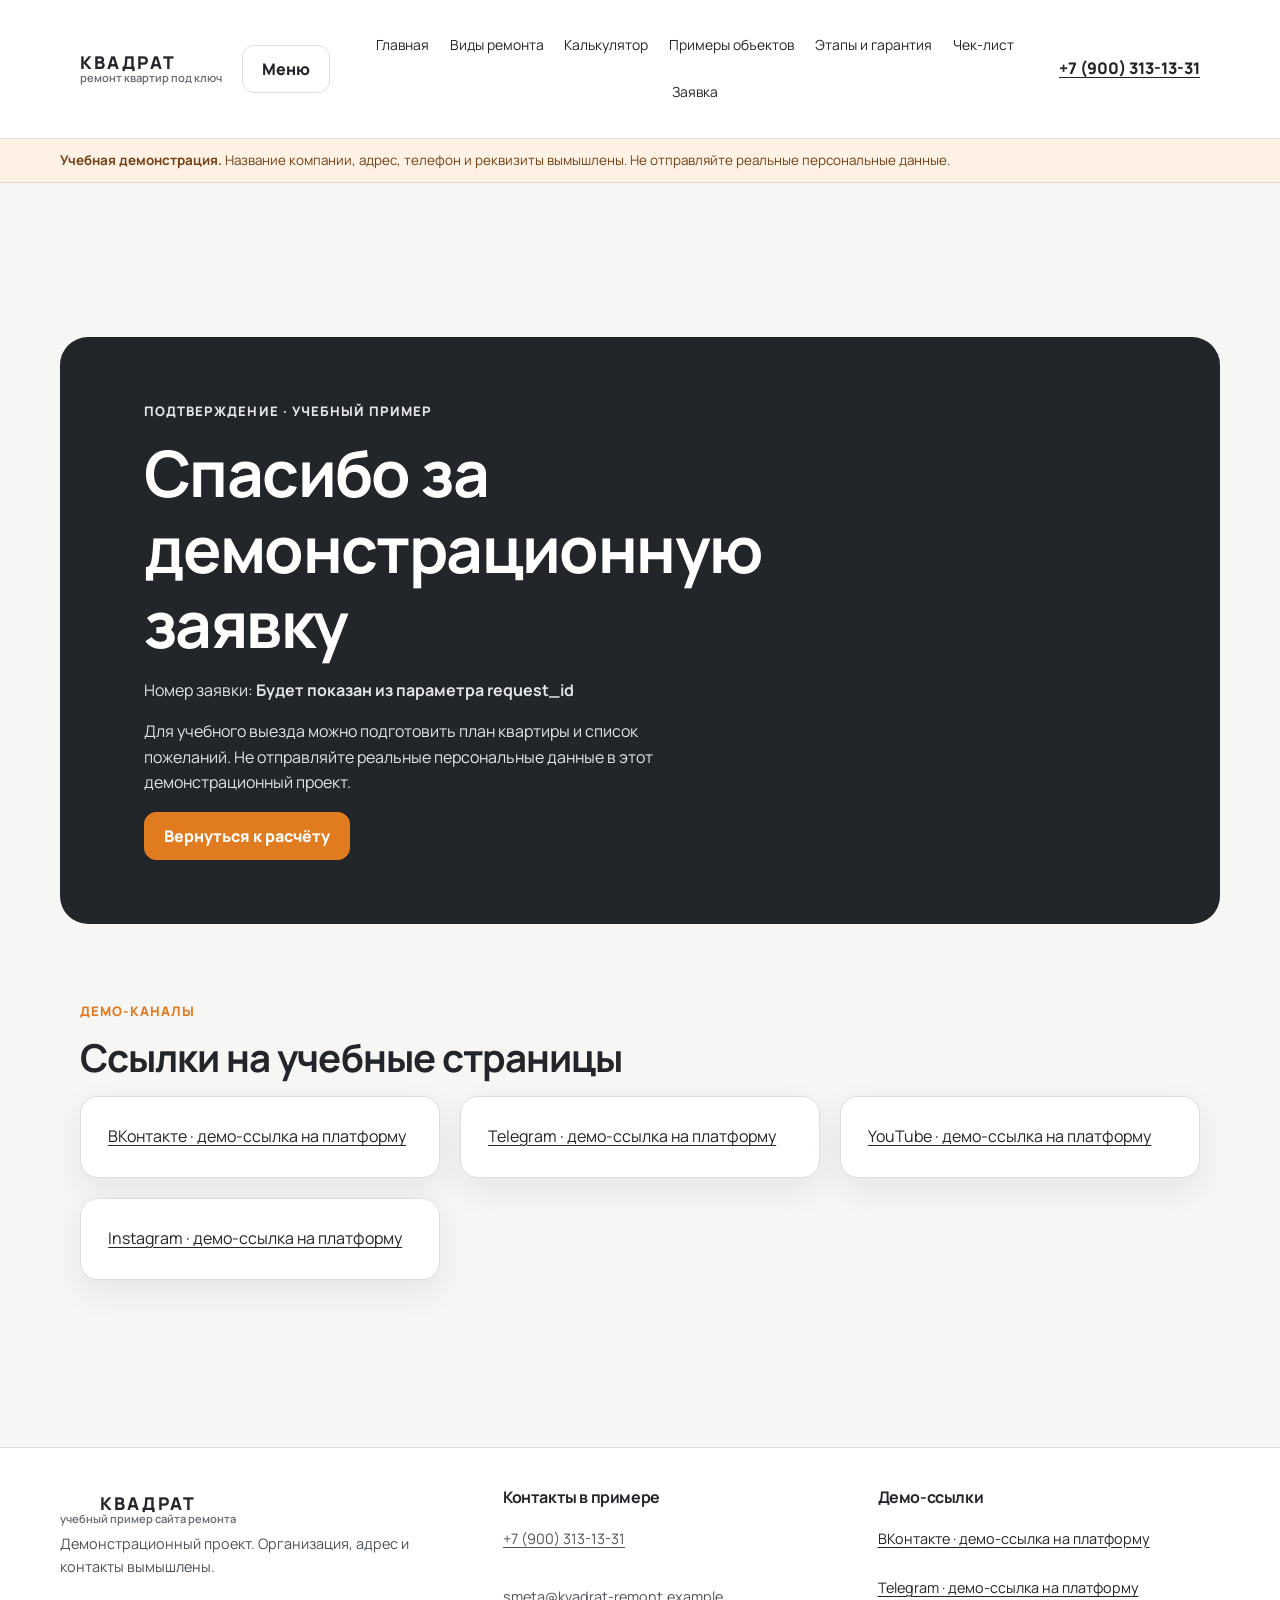
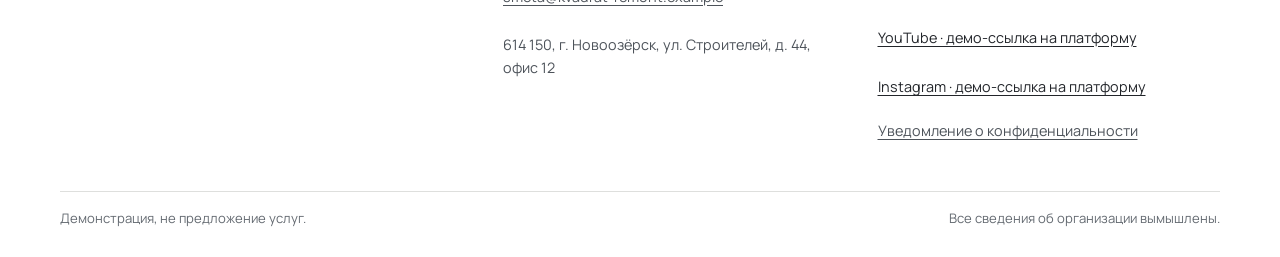
<file: thanks.html>
<!doctype html><html lang="ru"><head><meta charset="utf-8"><meta name="viewport" content="width=device-width, initial-scale=1"><title>Спасибо за заявку — Квадрат | Учебный пример</title><meta name="description" content="Страница подтверждения демонстрационной заявки с номером из request_id и учебными ссылками на социальные сети."><link rel="canonical" href="https://remont-kvadrat.vercel.app/thanks.html"><meta property="og:type" content="website"><meta property="og:title" content="Спасибо за заявку — Квадрат | Учебный пример"><meta property="og:description" content="Страница подтверждения демонстрационной заявки с номером из request_id и учебными ссылками на социальные сети."><meta property="og:url" content="https://remont-kvadrat.vercel.app/thanks.html"><meta property="og:image" content="https://remont-kvadrat.vercel.app/img/og-cover.jpg"><meta name="theme-color" content="#F6F6F4"><link rel="icon" type="image/svg+xml" href="/img/favicon.svg"><link rel="preconnect" href="https://fonts.googleapis.com"><link rel="preconnect" href="https://fonts.gstatic.com" crossorigin><link href="https://fonts.googleapis.com/css2?family=Manrope:wght@400;500;600;700;800&amp;display=swap" rel="stylesheet"><link rel="stylesheet" href="/css/styles.css"><script src="/js/analytics.js" data-measurement-id="G-Q7HG6F0JEZ" defer></script><script src="/js/site.js" defer></script></head><body><a class="skip-link" href="#main-content">Перейти к содержанию</a><header class="topbar"><div class="container header"><a class="brand" href="/" aria-label="Квадрат — на главную"><span class="brand-name">КВАДРАТ</span><span class="brand-caption">ремонт квартир под ключ</span></a><button class="menu-toggle button button-secondary" type="button" aria-expanded="false" aria-controls="primary-navigation" data-menu-toggle>Меню</button><nav class="navigation" id="primary-navigation" aria-label="Основная навигация"><a class="nav-link" href="/index.html">Главная</a><a class="nav-link" href="/services.html">Виды ремонта</a><a class="nav-link" href="/calculator.html">Калькулятор</a><a class="nav-link" href="/portfolio.html">Примеры объектов</a><a class="nav-link" href="/stages.html">Этапы и гарантия</a><a class="nav-link" href="/checklist.html">Чек-лист</a><a class="nav-link" href="/contacts.html">Заявка</a></nav><a class="phone-link" href="tel:+79003131331" data-event="contact_click" data-contact-type="phone">+7 (900) 313-13-31</a></div></header><div class="demo-notice" role="note"><div class="container"><strong>Учебная демонстрация.</strong> Название компании, адрес, телефон и реквизиты вымышлены. Не отправляйте реальные персональные данные.</div></div><main id="main-content"><section class="hero thanks-hero"><div class="container"><p class="eyebrow">Подтверждение · учебный пример</p><h1>Спасибо за демонстрационную заявку</h1><p class="hero-lead">Номер заявки: <strong id="request-id" data-request-id>Будет показан из параметра request_id</strong></p><p>Для учебного выезда можно подготовить план квартиры и список пожеланий. Не отправляйте реальные персональные данные в этот демонстрационный проект.</p><a class="button button-primary" href="/calculator.html" data-event="cta_click" data-button-name="thanks_calculator" data-page-section="thanks">Вернуться к расчёту</a></div></section><section class="section" id="social"><div class="container"><p class="eyebrow">Демо-каналы</p><h2>Ссылки на учебные страницы</h2><div class="grid social-grid"><a class="card social-card" href="https://vk.com/" data-event="social_click" data-network="vk" data-page-section="thanks">ВКонтакте · демо-ссылка на платформу</a><a class="card social-card" href="https://t.me/" data-event="social_click" data-network="telegram" data-page-section="thanks" data-messenger="telegram">Telegram · демо-ссылка на платформу</a><a class="card social-card" href="https://www.youtube.com/" data-event="social_click" data-network="youtube" data-page-section="thanks">YouTube · демо-ссылка на платформу</a><a class="card social-card" href="https://www.instagram.com/" data-event="social_click" data-network="instagram" data-page-section="thanks">Instagram · демо-ссылка на платформу</a></div></div></section></main><footer class="footer"><div class="container footer-grid"><div><a class="brand brand-footer" href="/"><span class="brand-name">КВАДРАТ</span><span class="brand-caption">учебный пример сайта ремонта</span></a><p>Демонстрационный проект. Организация, адрес и контакты вымышлены.</p></div><div><h2 class="footer-heading">Контакты в примере</h2><p><a href="tel:+79003131331" data-event="contact_click" data-contact-type="phone">+7 (900) 313-13-31</a></p><p><a href="mailto:smeta@kvadrat-remont.example" data-event="contact_click" data-contact-type="email">smeta@kvadrat-remont.example</a></p><p>614 150, г. Новоозёрск, ул. Строителей, д. 44, офис 12</p></div><div><h2 class="footer-heading">Демо-ссылки</h2><ul class="footer-links"><li><a href="https://vk.com/" data-event="social_click" data-network="vk" data-page-section="footer">ВКонтакте · демо-ссылка на платформу</a></li><li><a href="https://t.me/" data-event="social_click" data-network="telegram" data-page-section="footer" data-messenger="telegram">Telegram · демо-ссылка на платформу</a></li><li><a href="https://www.youtube.com/" data-event="social_click" data-network="youtube" data-page-section="footer">YouTube · демо-ссылка на платформу</a></li><li><a href="https://www.instagram.com/" data-event="social_click" data-network="instagram" data-page-section="footer">Instagram · демо-ссылка на платформу</a></li></ul><p><a href="/privacy.html">Уведомление о конфиденциальности</a></p></div></div><div class="container footer-bottom"><span>Демонстрация, не предложение услуг.</span><span>Все сведения об организации вымышлены.</span></div></footer></body></html>
</file>
<file: css/styles.css>
@import url('https://fonts.googleapis.com/css2?family=Manrope:wght@400;500;600;700;800&display=swap');

:root {
  color-scheme: light;
  --color-accent: #E07B1F;
  --color-concrete: #9AA0A6;
  --color-light: #F6F6F4;
  --color-ink: #22252A;
  --color-white: #fff;
  --color-border: #dedfdd;
  --color-muted: #656b72;
  --color-error: #a52c24;
  --color-success: #236c45;
  --shadow-card: 0 12px 32px rgb(34 37 42 / 8%);
  --radius-card: 18px;
  --content-width: 1160px;
  font-family: 'Manrope', Arial, sans-serif;
  font-synthesis: none;
  text-rendering: optimizeLegibility;
  -webkit-font-smoothing: antialiased;
  -moz-osx-font-smoothing: grayscale;
  background: var(--color-light);
  color: var(--color-ink);
}

*,
*::before,
*::after { box-sizing: border-box; }

html { min-width: 320px; scroll-behavior: smooth; }
body { min-width: 320px; margin: 0; line-height: 1.6; }
body, button, input, select, textarea { font-family: 'Manrope', Arial, sans-serif; }
img, video, iframe { display: block; max-width: 100%; }
img { height: auto; }
a { color: inherit; text-underline-offset: .2em; }
a:hover { color: var(--color-accent); }
button, input, select, textarea { font-size: 1rem; }
button, [role='button'], a.button, .button { touch-action: manipulation; }
button { color: inherit; }
:focus-visible { outline: 3px solid var(--color-accent); outline-offset: 3px; }
::selection { background: rgb(224 123 31 / 22%); }

h1, h2, h3, h4, p { margin-top: 0; }
h1, h2, h3 { line-height: 1.18; letter-spacing: -.025em; }
h1 { max-width: 18ch; margin-bottom: 1rem; font-size: clamp(2.25rem, 5vw, 4.35rem); }
h2 { margin-bottom: 1rem; font-size: clamp(1.65rem, 3vw, 2.65rem); }
h3 { font-size: clamp(1.15rem, 2vw, 1.45rem); }
p { color: #4d535a; }

.container, .site-container, main, footer > * {
  width: min(calc(100% - 40px), var(--content-width));
  margin-right: auto;
  margin-left: auto;
}

.skip-link {
  display: inline-flex;
  position: absolute;
  z-index: 100;
  top: .5rem;
  left: .5rem;
  min-height: 44px;
  padding: .65rem 1rem;
  transform: translateY(-160%);
  border-radius: 10px;
  background: var(--color-ink);
  color: var(--color-white);
}
.skip-link:focus { transform: translateY(0); }
.topbar { border-bottom: 1px solid var(--color-border); background: var(--color-white); }
.header, .container.header {
  display: flex;
  width: min(calc(100% - 40px), var(--content-width));
  min-width: 0;
  margin-inline: auto;
  flex-wrap: wrap;
  align-items: center;
  gap: .75rem 1.25rem;
  padding-block: .65rem;
}
.brand {
  display: inline-flex;
  min-height: 44px;
  flex-direction: column;
  justify-content: center;
  color: var(--color-ink);
  font-weight: 800;
  line-height: 1.15;
  text-decoration: none;
}
.brand:hover { color: var(--color-ink); }
.brand-name { font-size: 1.1rem; letter-spacing: .12em; }
.brand-caption { color: var(--color-muted); font-size: .7rem; font-weight: 600; letter-spacing: 0; }
.phone-link { display: inline-flex; min-height: 44px; align-items: center; white-space: nowrap; font-weight: 800; }
.navigation { display: flex; flex: 1 1 600px; flex-wrap: wrap; align-items: center; justify-content: center; gap: .2rem; }
.nav-link {
  display: inline-flex;
  min-height: 44px;
  align-items: center;
  padding: .45rem .55rem;
  border-radius: 10px;
  color: var(--color-ink);
  font-size: .87rem;
  text-decoration: none;
}
.nav-link:hover, .nav-link[aria-current='page'] { background: #fff0e2; color: #a94e08; }
.menu-toggle { display: none; }
.button-secondary, button.button-secondary { border-color: var(--color-border); background: var(--color-white); color: var(--color-ink); }
.demo-notice { padding: .7rem 0; border-bottom: 1px solid #ead8c6; background: #fff2e5; color: #734015; font-size: .84rem; }
.footer { padding: 2.5rem 0 1rem; border-top: 1px solid var(--color-border); background: var(--color-white); }
.footer-grid { display: grid; grid-template-columns: 1.2fr 1fr 1fr; gap: 2rem; }
.footer-grid > * { min-width: 0; }
.footer-heading { margin-bottom: .6rem; font-size: 1rem; }
.footer-links { display: flex; flex-wrap: wrap; gap: .35rem 1rem; margin: 0; padding: 0; list-style: none; }
.footer-links a, .footer a { min-height: 44px; align-items: center; }
.hero-actions a, .card-body a, .service-card a, .project-card a { display: inline-flex; min-height: 44px; align-items: center; }
.footer-bottom { display: flex; flex-wrap: wrap; justify-content: space-between; gap: .5rem 1rem; margin-top: 1.5rem; padding-top: 1rem; border-top: 1px solid var(--color-border); color: var(--color-muted); font-size: .82rem; }

body > header, .site-header {
  display: flex;
  flex-wrap: wrap;
  align-items: center;
  gap: 1rem 1.5rem;
  padding: .8rem max(20px, calc((100% - var(--content-width)) / 2));
  background: var(--color-white);
  border-bottom: 1px solid var(--color-border);
}
body > header > a:first-child, .site-brand {
  display: inline-flex;
  flex-direction: column;
  min-height: 44px;
  justify-content: center;
  color: var(--color-ink);
  font-weight: 800;
  text-decoration: none;
  line-height: 1.15;
}
body > header > a:first-child span { margin-top: .25rem; color: var(--color-muted); font-size: .72rem; font-weight: 500; }
body > header > nav, .site-nav {
  display: flex;
  flex: 1 1 640px;
  flex-wrap: wrap;
  align-items: center;
  justify-content: center;
  gap: .3rem .8rem;
}
body > header nav a, .site-nav a {
  display: inline-flex;
  min-height: 44px;
  align-items: center;
  padding: .45rem .55rem;
  border-radius: 10px;
  color: var(--color-ink);
  font-size: .9rem;
  text-decoration: none;
}
body > header nav a[aria-current='page'], .site-nav a[aria-current='page'] { background: #fff0e2; color: #a94e08; font-weight: 700; }
body > header > a:last-child, .site-header__phone { min-height: 44px; display: inline-flex; align-items: center; font-weight: 800; white-space: nowrap; }

main { min-height: 55vh; padding-top: clamp(2.5rem, 6vw, 5.5rem); padding-bottom: clamp(3rem, 7vw, 6rem); }
main > p:first-child { color: var(--color-accent); font-weight: 800; }
section, .section { margin-block: clamp(2.5rem, 6vw, 5rem); }
.hero, [data-hero] {
  display: grid;
  grid-template-columns: minmax(0, 1.2fr) minmax(260px, .8fr);
  align-items: center;
  gap: clamp(1.5rem, 5vw, 4rem);
  padding: clamp(1.5rem, 5vw, 4rem);
  overflow: hidden;
  border-radius: 28px;
  background: var(--color-ink);
  color: var(--color-white);
}
.hero p, [data-hero] p { color: #e1e3e5; }
.hero h1, [data-hero] h1 { color: var(--color-white); }
.hero-compact { min-height: 250px; }
.hero-grid { display: grid; grid-template-columns: minmax(0, 1.2fr) minmax(240px, .8fr); align-items: center; gap: clamp(1.5rem, 4vw, 3rem); }
.hero-actions { display: flex; flex-wrap: wrap; align-items: center; gap: .75rem; }
.hero-actions > a { display: inline-flex; min-height: 48px; align-items: center; }
.hero-facts { display: grid; grid-template-columns: repeat(2, minmax(0, 1fr)); gap: .75rem; }
.hero-facts > * { padding: 1rem; border: 1px solid rgb(255 255 255 / 18%); border-radius: 12px; background: rgb(255 255 255 / 7%); }
.hero-facts p { margin-bottom: 0; }
.eyebrow, [data-eyebrow] { color: var(--color-accent); font-size: .82rem; font-weight: 800; letter-spacing: .08em; text-transform: uppercase; }

.grid, .card-grid, .service-grid, .project-grid, [data-card-grid] {
  display: grid;
  grid-template-columns: repeat(3, minmax(0, 1fr));
  gap: 1.25rem;
}
article, .card, [data-card], [data-project-card] {
  min-width: 0;
  padding: clamp(1.15rem, 2.4vw, 1.7rem);
  border: 1px solid var(--color-border);
  border-radius: var(--radius-card);
  background: var(--color-white);
  box-shadow: var(--shadow-card);
}
.video-card { display: grid; grid-template-columns: minmax(0, 1.2fr) minmax(250px, .8fr); align-items: center; gap: clamp(1.25rem, 3vw, 2rem); padding: 0; overflow: hidden; }
.demo-video { width: 100%; aspect-ratio: 16 / 9; background: var(--color-ink); object-fit: cover; }
.video-content { padding: clamp(1.15rem, 2.4vw, 1.7rem); }
.video-content > :last-child { margin-bottom: 0; }
article > :last-child, .card > :last-child { margin-bottom: 0; }
.service-card, .project-card, .stage-card, .estimate-card { min-width: 0; padding: clamp(1.15rem, 2.4vw, 1.7rem); border: 1px solid var(--color-border); border-radius: var(--radius-card); background: var(--color-white); box-shadow: var(--shadow-card); }
.card-body > :last-child, .service-card > :last-child, .project-card > :last-child, .stage-card > :last-child { margin-bottom: 0; }
.price { color: var(--color-ink); font-size: clamp(1.25rem, 2vw, 1.75rem); font-weight: 800; font-variant-numeric: tabular-nums; }
[hidden] { display: none !important; }

.button, button, input[type='submit'], input[type='button'], [data-button], [data-event='cta_click'], main > p > a[href='/contacts.html'] {
  display: inline-flex;
  min-height: 48px;
  align-items: center;
  justify-content: center;
  gap: .5rem;
  padding: .75rem 1.2rem;
  border: 1px solid var(--color-accent);
  border-radius: 12px;
  background: var(--color-accent);
  color: var(--color-white);
  font-weight: 800;
  line-height: 1.25;
  text-align: center;
  text-decoration: none;
  cursor: pointer;
  transition: transform .16s ease, background-color .16s ease, box-shadow .16s ease;
}
.button:hover, button:hover, input[type='submit']:hover, [data-button]:hover, [data-event='cta_click']:hover, main > p > a[href='/contacts.html']:hover { background: #c96512; color: var(--color-white); box-shadow: 0 6px 16px rgb(224 123 31 / 22%); }
.button:active, button:active, [data-event='cta_click']:active { transform: translateY(1px); }
button:disabled, input:disabled { cursor: not-allowed; opacity: .6; }
.button--secondary, button.button--secondary { border-color: var(--color-border); background: var(--color-white); color: var(--color-ink); }

form, .form-card, [data-form] { display: grid; gap: 1rem; }
label { display: grid; gap: .4rem; color: var(--color-ink); font-weight: 700; }
input:not([type='checkbox']):not([type='radio']):not([type='submit']), select, textarea {
  width: 100%;
  min-height: 48px;
  padding: .7rem .85rem;
  border: 1px solid #c9ccce;
  border-radius: 10px;
  background: var(--color-white);
  color: var(--color-ink);
}
textarea { min-height: 120px; resize: vertical; }
input[type='checkbox'], input[type='radio'] { width: 20px; height: 20px; accent-color: var(--color-accent); }
label:has(input[type='checkbox']), label:has(input[type='radio']) { display: flex; align-items: flex-start; gap: .7rem; }
.field-error, [data-state='error'] { display: block; color: var(--color-error); font-size: .9rem; }
[aria-invalid='true'] { border-color: var(--color-error) !important; }
[data-form-status][data-state='success'] { color: var(--color-success); }

[data-result], output { font-variant-numeric: tabular-nums; font-weight: 800; }
.calculator, #repair-calculator, [data-repair-calculator] { padding: clamp(1.2rem, 3vw, 2rem); border-radius: var(--radius-card); background: var(--color-white); box-shadow: var(--shadow-card); }
.calculator-teaser, .calculator-layout, .contact-layout { display: grid; grid-template-columns: minmax(0, 1.05fr) minmax(280px, .95fr); align-items: start; gap: clamp(1rem, 3vw, 2rem); }
.calculator-form, .lead-form { display: grid; gap: 1rem; padding: clamp(1.2rem, 3vw, 2rem); border: 1px solid var(--color-border); border-radius: var(--radius-card); background: var(--color-white); box-shadow: var(--shadow-card); }
.field { display: grid; gap: .4rem; }
.form-control { width: 100%; min-height: 48px; padding: .7rem .85rem; border: 1px solid #c9ccce; border-radius: 10px; background: var(--color-white); color: var(--color-ink); }
.checkbox-label { display: flex; align-items: flex-start; gap: .7rem; }
.estimate-breakdown { display: grid; gap: .6rem; }
.estimate-breakdown > * { display: flex; flex-wrap: wrap; justify-content: space-between; gap: .5rem; padding: .75rem; border-radius: 10px; background: var(--color-light); }
.portfolio-filters { display: flex; flex-wrap: wrap; align-items: end; gap: .75rem; }
.stage-list, .checklist-list { display: grid; gap: .75rem; margin: 0; padding: 0; list-style: none; }
.form-status { padding: .8rem 1rem; border-radius: 10px; background: var(--color-light); }
.form-status[data-state='error'] { color: var(--color-error); }
.form-status[data-state='success'] { color: var(--color-success); }
.calculator__summary, [data-calculator-summary] { display: grid; grid-template-columns: repeat(2, minmax(0, 1fr)); gap: .75rem; }
.calculator__summary > *, [data-calculator-summary] > * { padding: 1rem; border-radius: 12px; background: var(--color-light); }

details, .disclosure { border-bottom: 1px solid var(--color-border); }
summary { min-height: 48px; padding: .8rem 2.5rem .8rem 0; font-weight: 800; cursor: pointer; }
summary::marker { color: var(--color-accent); }
footer, .site-footer { padding: 2.5rem 0; border-top: 1px solid var(--color-border); background: var(--color-white); }
footer > * { margin-bottom: .75rem; }
footer p, footer a { font-size: .9rem; }
footer a { display: inline-flex; min-height: 44px; align-items: center; }

.filter-row, [data-filter-row] { display: flex; flex-wrap: wrap; gap: .75rem; align-items: center; }
.gallery { display: grid; grid-template-columns: repeat(3, minmax(0, 1fr)); gap: .75rem; }
.gallery img { width: 100%; aspect-ratio: 4 / 3; border-radius: 12px; object-fit: cover; }
dialog { width: min(900px, calc(100% - 32px)); max-height: 90vh; padding: 1rem; border: 0; border-radius: 18px; box-shadow: 0 20px 80px rgb(0 0 0 / 28%); }
dialog::backdrop { background: rgb(34 37 42 / 70%); }

@media (max-width: 800px) {
  .header { gap: .55rem; }
  .brand { order: 0; }
  .menu-toggle { display: inline-flex; order: 1; width: auto; }
  .phone-link { order: 2; margin-left: auto; }
  .navigation { order: 3; flex: 1 0 100%; justify-content: flex-start; }
  body > header, .site-header { gap: .65rem; }
  body > header > nav, .site-nav { order: 3; flex: 1 0 100%; justify-content: flex-start; }
  .hero, [data-hero], .hero-grid { grid-template-columns: 1fr; }
  .calculator-teaser, .calculator-layout, .contact-layout { grid-template-columns: 1fr; }
  .grid, .card-grid, .service-grid, .project-grid, [data-card-grid] { grid-template-columns: repeat(2, minmax(0, 1fr)); }
  .footer-grid { grid-template-columns: repeat(2, minmax(0, 1fr)); gap: 1.25rem; }
}

@media (max-width: 520px) {
  .container, .site-container, main, footer > * { width: min(calc(100% - 32px), var(--content-width)); }
  body > header, .site-header { padding: .75rem 16px; }
  body > header > a:first-child { flex: 1; }
  body > header > a:last-child { font-size: .88rem; }
  .header { column-gap: .5rem; }
  .brand { flex: 1 1 auto; min-width: 0; }
  .menu-toggle { flex: 0 0 auto; }
  .phone-link { order: 2; flex: 1 0 100%; margin-left: 0; }
  .navigation { order: 3; }
  body > header > nav, .site-nav { flex-wrap: nowrap; justify-content: flex-start; overflow-x: auto; overscroll-behavior-inline: contain; scrollbar-width: thin; }
  body > header nav a, .site-nav a { flex: 0 0 auto; font-size: .82rem; }
  main { padding-top: 2rem; }
  .grid, .card-grid, .service-grid, .project-grid, [data-card-grid], .gallery { grid-template-columns: 1fr; }
  .video-card { grid-template-columns: 1fr; gap: 0; }
  .footer-grid { grid-template-columns: minmax(0, 1fr); }
  .calculator__summary, [data-calculator-summary] { grid-template-columns: 1fr; }
  .hero, [data-hero] { padding: 1.4rem; border-radius: 20px; }
  .hero-facts { grid-template-columns: 1fr; }
  .button:not(.button-secondary), button:not(.button-secondary):not(.menu-toggle), input[type='submit'], [data-button], [data-event='cta_click'], main > p > a[href='/contacts.html'] { width: 100%; }
}

@media (prefers-reduced-motion: reduce) {
  *, *::before, *::after { scroll-behavior: auto !important; transition-duration: .01ms !important; animation-duration: .01ms !important; animation-iteration-count: 1 !important; }
}
</file>
